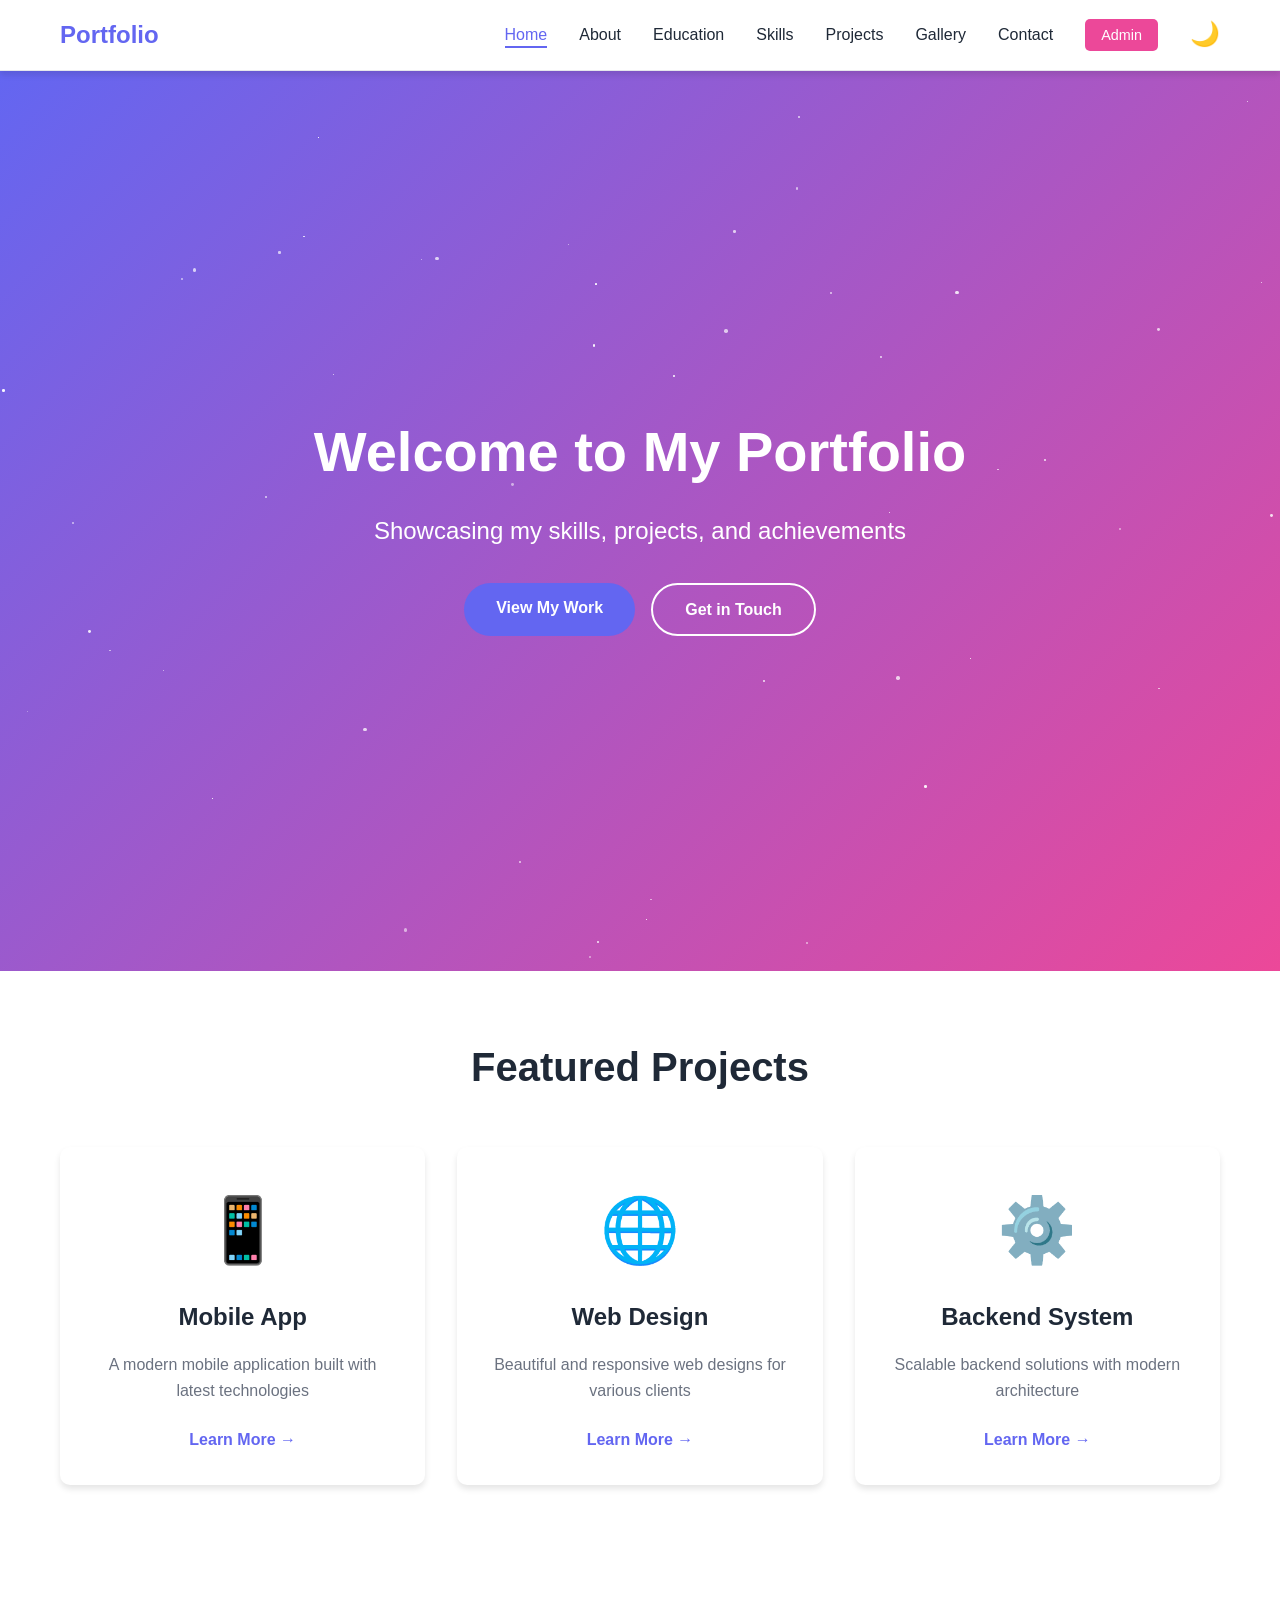
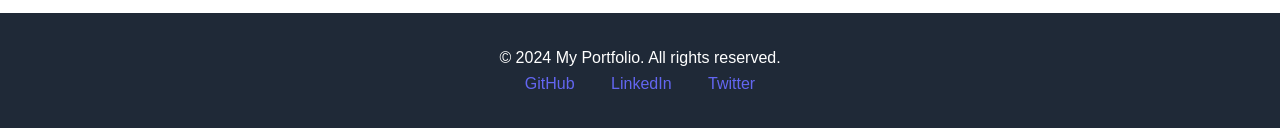
<file: index.html>
<!DOCTYPE html>
<html lang="en">
<head>
    <meta charset="UTF-8">
    <meta name="viewport" content="width=device-width, initial-scale=1.0">
    <title>My Portfolio - Welcome</title>
    <link rel="stylesheet" href="css/style.css">
    <link rel="stylesheet" href="css/animations.css">
    <link rel="stylesheet" href="css/responsive.css">
</head>
<body>
    <nav class="navbar">
        <div class="nav-container">
            <div class="logo">Portfolio</div>
            <ul class="nav-menu">
                <li><a href="index.html" class="active">Home</a></li>
                <li><a href="about.html">About</a></li>
                <li><a href="education.html">Education</a></li>
                <li><a href="skills.html">Skills</a></li>
                <li><a href="projects.html">Projects</a></li>
                <li><a href="gallery.html">Gallery</a></li>
                <li><a href="contact.html">Contact</a></li>
                <li><a href="admin/index.html" class="admin-link">Admin</a></li>
                <li><button id="theme-toggle" class="theme-btn">🌙</button></li>
            </ul>
            <div class="hamburger">
                <span></span>
                <span></span>
                <span></span>
            </div>
        </div>
    </nav>

    <header class="hero">
        <div class="particles" id="particles"></div>
        <div class="hero-content">
            <h1 class="fade-in">Welcome to My Portfolio</h1>
            <p class="fade-in delay-1">Showcasing my skills, projects, and achievements</p>
            <div class="cta-buttons fade-in delay-2">
                <a href="projects.html" class="btn btn-primary">View My Work</a>
                <a href="contact.html" class="btn btn-secondary">Get in Touch</a>
            </div>
        </div>
    </header>

    <section class="featured-projects">
        <div class="container">
            <h2>Featured Projects</h2>
            <div class="projects-grid">
                <div class="project-card">
                    <div class="project-image">📱</div>
                    <h3>Mobile App</h3>
                    <p>A modern mobile application built with latest technologies</p>
                    <a href="projects.html">Learn More →</a>
                </div>
                <div class="project-card">
                    <div class="project-image">🌐</div>
                    <h3>Web Design</h3>
                    <p>Beautiful and responsive web designs for various clients</p>
                    <a href="projects.html">Learn More →</a>
                </div>
                <div class="project-card">
                    <div class="project-image">⚙️</div>
                    <h3>Backend System</h3>
                    <p>Scalable backend solutions with modern architecture</p>
                    <a href="projects.html">Learn More →</a>
                </div>
            </div>
        </div>
    </section>

    <footer class="footer">
        <div class="container">
            <p>&copy; 2024 My Portfolio. All rights reserved.</p>
            <div class="social-links">
                <a href="#">GitHub</a>
                <a href="#">LinkedIn</a>
                <a href="#">Twitter</a>
            </div>
        </div>
    </footer>

    <script src="js/particles.js"></script>
    <script src="js/theme.js"></script>
    <script src="js/main.js"></script>
</body>
</html>
</file>
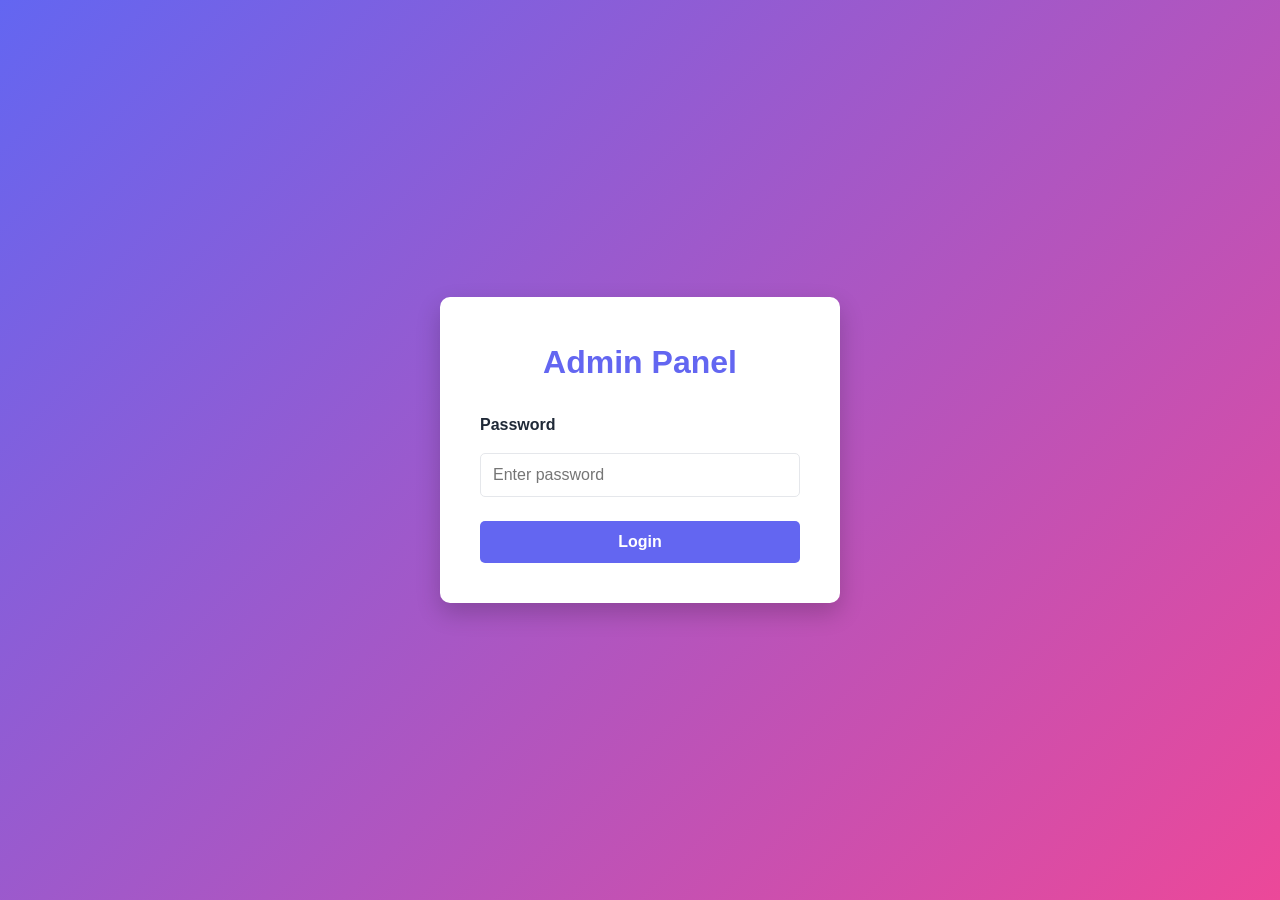
<file: admin/index.html>
<!DOCTYPE html>
<html lang="en">
<head>
    <meta charset="UTF-8">
    <meta name="viewport" content="width=device-width, initial-scale=1.0">
    <title>Admin Login - Portfolio</title>
    <link rel="stylesheet" href="../css/style.css">
    <link rel="stylesheet" href="css/admin.css">
</head>
<body>
    <div class="admin-login-container">
        <div class="login-box">
            <h1>Admin Panel</h1>
            <form id="loginForm">
                <div class="form-group">
                    <label for="password">Password</label>
                    <input type="password" id="password" name="password" placeholder="Enter password" required>
                </div>
                <button type="submit" class="btn btn-primary">Login</button>
            </form>
            <div id="loginError" class="error-message"></div>
        </div>
    </div>

    <!-- Admin Dashboard (Hidden by default) -->
    <div id="adminPanel" class="admin-panel" style="display: none;">
        <nav class="admin-navbar">
            <h2>Admin Dashboard</h2>
            <button id="logoutBtn" class="btn btn-secondary">Logout</button>
        </nav>

        <div class="admin-container">
            <aside class="admin-sidebar">
                <ul class="sidebar-menu">
                    <li><a href="#" class="menu-item active" data-section="dashboard">📊 Dashboard</a></li>
                    <li><a href="#" class="menu-item" data-section="content">📝 Content</a></li>
                    <li><a href="#" class="menu-item" data-section="projects">🔧 Projects</a></li>
                    <li><a href="#" class="menu-item" data-section="gallery">🖼️ Gallery</a></li>
                    <li><a href="#" class="menu-item" data-section="settings">⚙️ Settings</a></li>
                </ul>
            </aside>

            <main class="admin-content">
                <!-- Dashboard Section -->
                <section id="dashboard" class="admin-section active">
                    <h2>Dashboard</h2>
                    <div class="stats-grid">
                        <div class="stat-card">
                            <h3>Total Projects</h3>
                            <p class="stat-number">4</p>
                        </div>
                        <div class="stat-card">
                            <h3>Gallery Images</h3>
                            <p class="stat-number">9</p>
                        </div>
                        <div class="stat-card">
                            <h3>Page Views</h3>
                            <p class="stat-number">1,234</p>
                        </div>
                        <div class="stat-card">
                            <h3>Messages</h3>
                            <p class="stat-number">12</p>
                        </div>
                    </div>
                </section>

                <!-- Content Section -->
                <section id="content" class="admin-section" style="display: none;">
                    <h2>Edit Content</h2>
                    <div class="content-editor">
                        <div class="editor-group">
                            <label>About Section</label>
                            <textarea id="aboutContent" rows="6"></textarea>
                            <button class="btn btn-primary">Save Changes</button>
                        </div>
                    </div>
                </section>

                <!-- Projects Section -->
                <section id="projects" class="admin-section" style="display: none;">
                    <h2>Manage Projects</h2>
                    <div class="projects-manager">
                        <button class="btn btn-primary">+ Add New Project</button>
                        <table class="admin-table">
                            <thead>
                                <tr>
                                    <th>Title</th>
                                    <th>Technologies</th>
                                    <th>Status</th>
                                    <th>Actions</th>
                                </tr>
                            </thead>
                            <tbody>
                                <tr>
                                    <td>E-Commerce Mobile App</td>
                                    <td>React Native, Node.js</td>
                                    <td><span class="status-active">Active</span></td>
                                    <td><button class="btn-small">Edit</button> <button class="btn-small">Delete</button></td>
                                </tr>
                                <tr>
                                    <td>AI Chat Dashboard</td>
                                    <td>React, Firebase</td>
                                    <td><span class="status-active">Active</span></td>
                                    <td><button class="btn-small">Edit</button> <button class="btn-small">Delete</button></td>
                                </tr>
                            </tbody>
                        </table>
                    </div>
                </section>

                <!-- Gallery Section -->
                <section id="gallery" class="admin-section" style="display: none;">
                    <h2>Manage Gallery</h2>
                    <div class="gallery-manager">
                        <button class="btn btn-primary">+ Upload Image</button>
                        <div class="gallery-preview">
                            <div class="gallery-thumb">🌐 Web Design 1</div>
                            <div class="gallery-thumb">📱 Mobile App 1</div>
                            <div class="gallery-thumb">🎨 UI Design 1</div>
                        </div>
                    </div>
                </section>

                <!-- Settings Section -->
                <section id="settings" class="admin-section" style="display: none;">
                    <h2>Settings</h2>
                    <div class="settings-form">
                        <div class="form-group">
                            <label>Site Title</label>
                            <input type="text" value="My Portfolio">
                        </div>
                        <div class="form-group">
                            <label>Site Description</label>
                            <textarea rows="3"></textarea>
                        </div>
                        <div class="form-group">
                            <label>Change Password</label>
                            <input type="password" placeholder="New password">
                            <input type="password" placeholder="Confirm password">
                            <button class="btn btn-primary">Update Password</button>
                        </div>
                    </div>
                </section>
            </main>
        </div>
    </div>

    <script src="js/admin.js"></script>
</body>
</html>
</file>
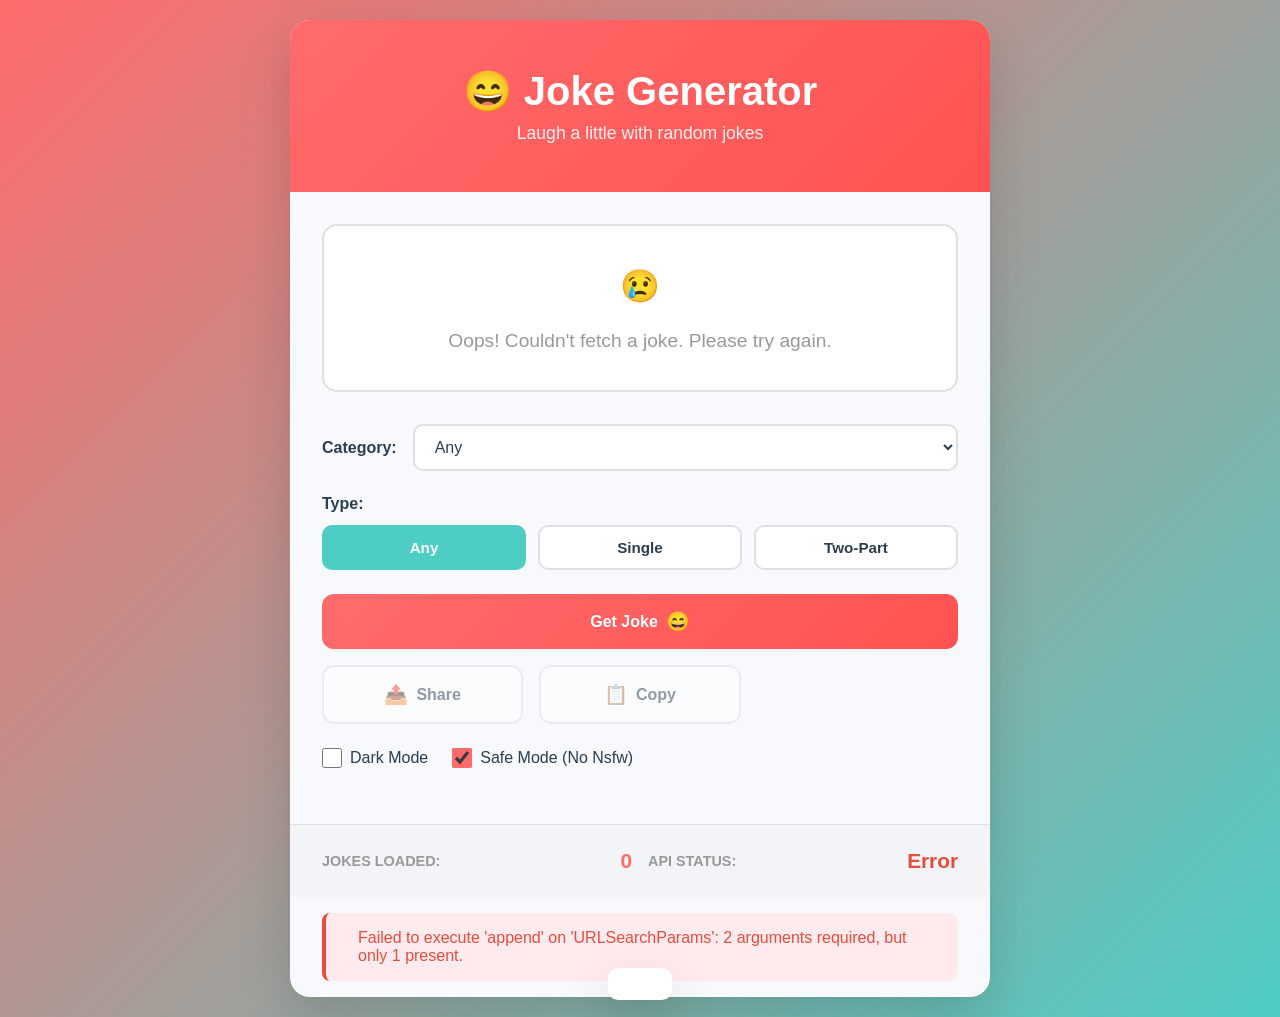
<file: joke-generator/index.html>
<!DOCTYPE html>
<html lang="en">
<head>
    <meta charset="UTF-8">
    <meta name="viewport" content="width=device-width, initial-scale=1.0">
    <title>Random Joke Generator</title>
    <link rel="stylesheet" href="css/style.css">
</head>
<body>
    <div class="container">
        <div class="joke-app">
            <!-- Header -->
            <header class="header">
                <div class="header-content">
                    <h1>😄 Joke Generator</h1>
                    <p class="subtitle">Laugh a little with random jokes</p>
                </div>
            </header>

            <!-- Main Content -->
            <main class="main-content">
                <!-- Joke Display -->
                <div class="joke-container">
                    <div class="joke-display" id="jokeDisplay">
                        <div class="skeleton-loader">
                            <div class="skeleton-line"></div>
                            <div class="skeleton-line short"></div>
                        </div>
                    </div>
                </div>

                <!-- Category Filter -->
                <div class="category-section">
                    <label for="categorySelect">Category:</label>
                    <select id="categorySelect" class="category-select">
                        <option value="any">Any</option>
                        <option value="general">General</option>
                        <option value="programming">Programming</option>
                        <option value="knock-knock">Knock Knock</option>
                    </select>
                </div>

                <!-- Type Filter -->
                <div class="type-section">
                    <label>Type:</label>
                    <div class="type-buttons">
                        <button class="type-btn active" data-type="any">Any</button>
                        <button class="type-btn" data-type="single">Single</button>
                        <button class="type-btn" data-type="twopart">Two-Part</button>
                    </div>
                </div>

                <!-- Action Buttons -->
                <div class="button-group">
                    <button id="getJokeBtn" class="btn btn-primary">
                        <span class="btn-text">Get Joke</span>
                        <span class="btn-icon">😄</span>
                    </button>
                    <button id="shareBtn" class="btn btn-secondary" disabled>
                        <span class="btn-icon">📤</span>
                        <span class="btn-text">Share</span>
                    </button>
                    <button id="copyBtn" class="btn btn-secondary" disabled>
                        <span class="btn-icon">📋</span>
                        <span class="btn-text">Copy</span>
                    </button>
                </div>

                <!-- Additional Options -->
                <div class="options">
                    <label class="checkbox-label">
                        <input type="checkbox" id="darkModeToggle">
                        <span>Dark Mode</span>
                    </label>
                    <label class="checkbox-label">
                        <input type="checkbox" id="safeCheckbox" checked>
                        <span>Safe Mode (No Nsfw)</span>
                    </label>
                </div>
            </main>

            <!-- Stats Section -->
            <div class="stats">
                <div class="stat-item">
                    <span class="stat-label">Jokes Loaded:</span>
                    <span class="stat-value" id="jokeCount">0</span>
                </div>
                <div class="stat-item">
                    <span class="stat-label">API Status:</span>
                    <span class="stat-value" id="apiStatus">Ready</span>
                </div>
            </div>

            <!-- Error Message -->
            <div class="error-message" id="errorMessage"></div>

            <!-- Loading Indicator -->
            <div class="loading-indicator" id="loadingIndicator">
                <div class="spinner"></div>
                <p>Loading joke...</p>
            </div>
        </div>
    </div>

    <!-- Toast Notification -->
    <div class="toast" id="toast"></div>

    <script src="js/app.js"></script>
</body>
</html>
</file>
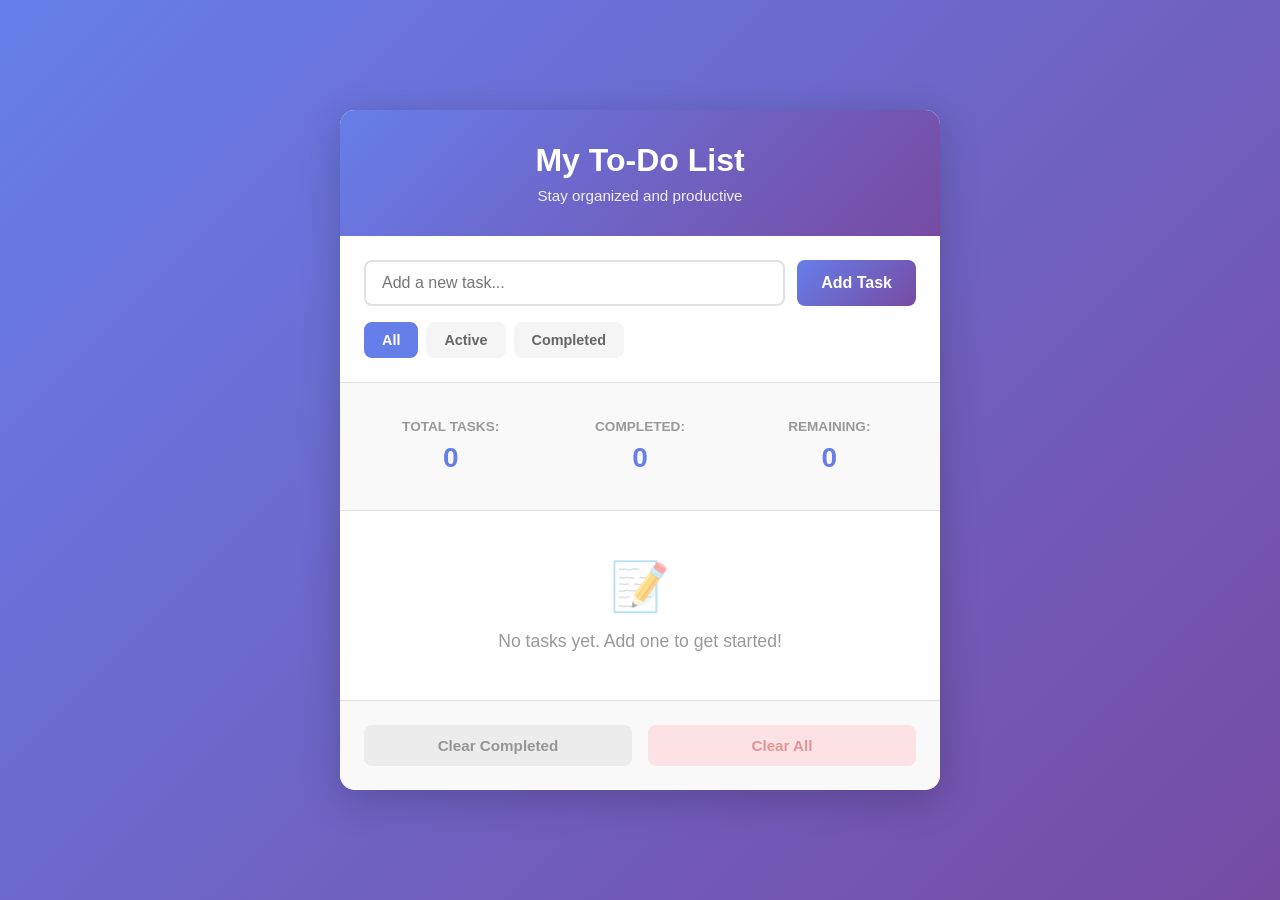
<file: todo/index.html>
<!DOCTYPE html>
<html lang="en">
<head>
    <meta charset="UTF-8">
    <meta name="viewport" content="width=device-width, initial-scale=1.0">
    <title>To-Do List App</title>
    <link rel="stylesheet" href="css/style.css">
</head>
<body>
    <div class="container">
        <div class="todo-app">
            <!-- Header -->
            <header class="header">
                <h1>My To-Do List</h1>
                <p class="subtitle">Stay organized and productive</p>
            </header>

            <!-- Input Section -->
            <div class="input-section">
                <div class="input-wrapper">
                    <input 
                        type="text" 
                        id="todoInput" 
                        class="todo-input" 
                        placeholder="Add a new task..."
                        autocomplete="off"
                    >
                    <button id="addBtn" class="add-btn">Add Task</button>
                </div>
                <div class="filter-buttons">
                    <button class="filter-btn active" data-filter="all">All</button>
                    <button class="filter-btn" data-filter="active">Active</button>
                    <button class="filter-btn" data-filter="completed">Completed</button>
                </div>
            </div>

            <!-- Stats Section -->
            <div class="stats-section">
                <div class="stat">
                    <span class="stat-label">Total Tasks:</span>
                    <span class="stat-value" id="totalCount">0</span>
                </div>
                <div class="stat">
                    <span class="stat-label">Completed:</span>
                    <span class="stat-value" id="completedCount">0</span>
                </div>
                <div class="stat">
                    <span class="stat-label">Remaining:</span>
                    <span class="stat-value" id="remainingCount">0</span>
                </div>
            </div>

            <!-- Todo List -->
            <div class="todo-list" id="todoList">
                <!-- Tasks will be added here -->
            </div>

            <!-- Empty State -->
            <div class="empty-state" id="emptyState">
                <div class="empty-icon">📝</div>
                <p>No tasks yet. Add one to get started!</p>
            </div>

            <!-- Action Buttons -->
            <div class="action-buttons">
                <button id="clearCompletedBtn" class="btn btn-secondary">Clear Completed</button>
                <button id="clearAllBtn" class="btn btn-danger">Clear All</button>
            </div>
        </div>
    </div>

    <!-- Modal for confirmation -->
    <div id="confirmModal" class="modal">
        <div class="modal-content">
            <h2>Confirm Action</h2>
            <p id="confirmMessage">Are you sure?</p>
            <div class="modal-buttons">
                <button id="confirmBtn" class="btn btn-danger">Confirm</button>
                <button id="cancelBtn" class="btn btn-secondary">Cancel</button>
            </div>
        </div>
    </div>

    <script src="js/app.js"></script>
</body>
</html>
</file>
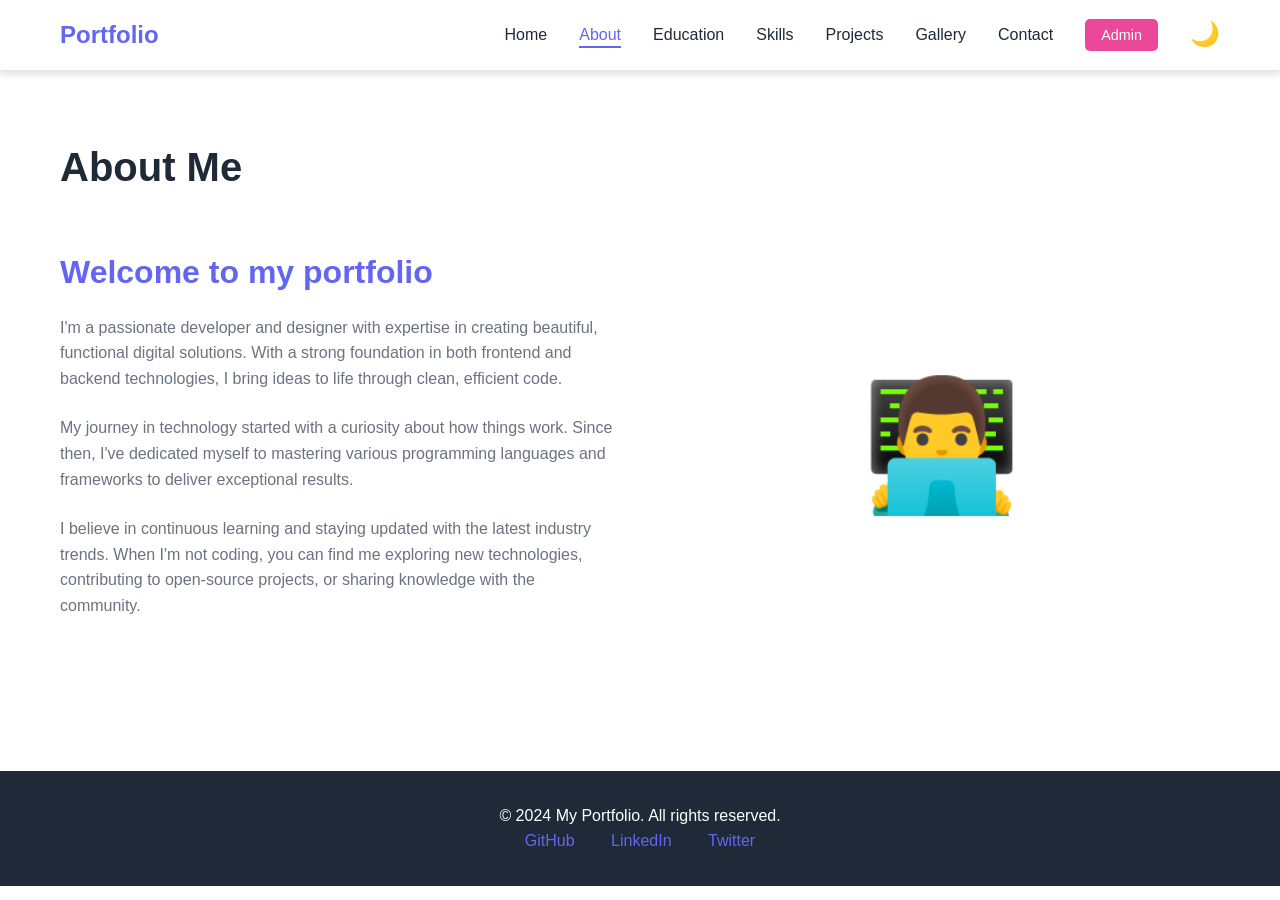
<file: about.html>
<!DOCTYPE html>
<html lang="en">
<head>
    <meta charset="UTF-8">
    <meta name="viewport" content="width=device-width, initial-scale=1.0">
    <title>About Me - Portfolio</title>
    <link rel="stylesheet" href="css/style.css">
    <link rel="stylesheet" href="css/animations.css">
    <link rel="stylesheet" href="css/responsive.css">
</head>
<body>
    <nav class="navbar">
        <div class="nav-container">
            <div class="logo">Portfolio</div>
            <ul class="nav-menu">
                <li><a href="index.html">Home</a></li>
                <li><a href="about.html" class="active">About</a></li>
                <li><a href="education.html">Education</a></li>
                <li><a href="skills.html">Skills</a></li>
                <li><a href="projects.html">Projects</a></li>
                <li><a href="gallery.html">Gallery</a></li>
                <li><a href="contact.html">Contact</a></li>
                <li><a href="admin/index.html" class="admin-link">Admin</a></li>
                <li><button id="theme-toggle" class="theme-btn">🌙</button></li>
            </ul>
            <div class="hamburger">
                <span></span>
                <span></span>
                <span></span>
            </div>
        </div>
    </nav>

    <div class="container">
        <section class="about-section">
            <h1>About Me</h1>
            <div class="about-content">
                <div class="about-text">
                    <h2>Welcome to my portfolio</h2>
                    <p>I'm a passionate developer and designer with expertise in creating beautiful, functional digital solutions. With a strong foundation in both frontend and backend technologies, I bring ideas to life through clean, efficient code.</p>
                    <p>My journey in technology started with a curiosity about how things work. Since then, I've dedicated myself to mastering various programming languages and frameworks to deliver exceptional results.</p>
                    <p>I believe in continuous learning and staying updated with the latest industry trends. When I'm not coding, you can find me exploring new technologies, contributing to open-source projects, or sharing knowledge with the community.</p>
                </div>
                <div class="about-image">
                    <div class="image-placeholder">👨‍💻</div>
                </div>
            </div>
        </section>
    </div>

    <footer class="footer">
        <div class="container">
            <p>&copy; 2024 My Portfolio. All rights reserved.</p>
            <div class="social-links">
                <a href="#">GitHub</a>
                <a href="#">LinkedIn</a>
                <a href="#">Twitter</a>
            </div>
        </div>
    </footer>

    <script src="js/theme.js"></script>
    <script src="js/main.js"></script>
</body>
</html>
</file>
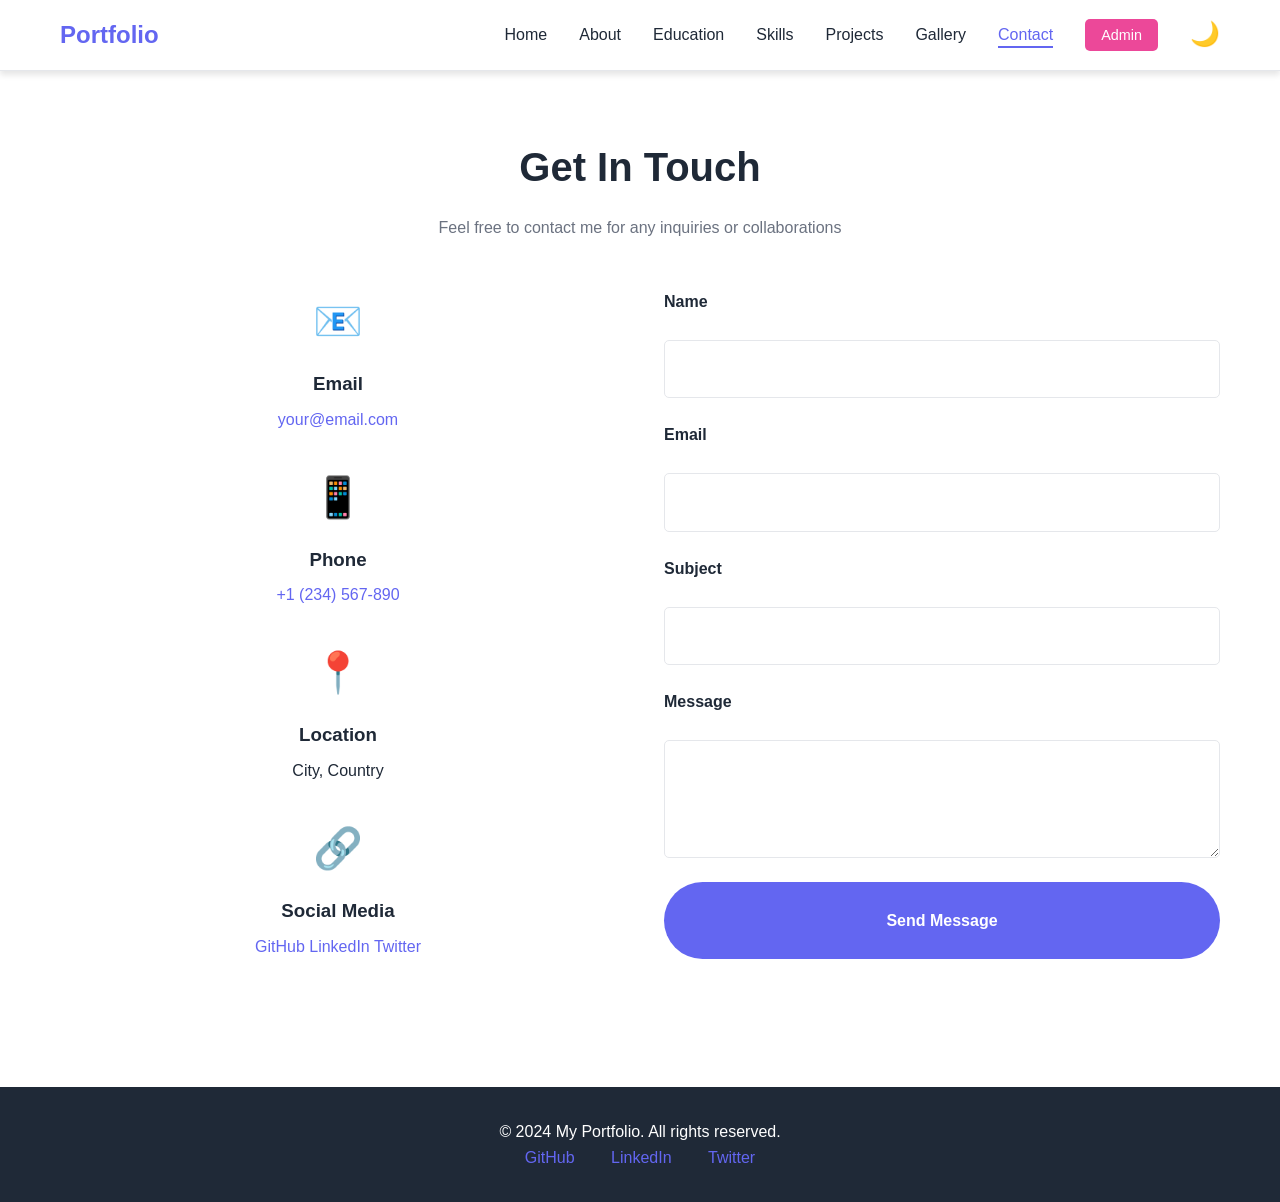
<file: contact.html>
<!DOCTYPE html>
<html lang="en">
<head>
    <meta charset="UTF-8">
    <meta name="viewport" content="width=device-width, initial-scale=1.0">
    <title>Contact - Portfolio</title>
    <link rel="stylesheet" href="css/style.css">
    <link rel="stylesheet" href="css/animations.css">
    <link rel="stylesheet" href="css/responsive.css">
</head>
<body>
    <nav class="navbar">
        <div class="nav-container">
            <div class="logo">Portfolio</div>
            <ul class="nav-menu">
                <li><a href="index.html">Home</a></li>
                <li><a href="about.html">About</a></li>
                <li><a href="education.html">Education</a></li>
                <li><a href="skills.html">Skills</a></li>
                <li><a href="projects.html">Projects</a></li>
                <li><a href="gallery.html">Gallery</a></li>
                <li><a href="contact.html" class="active">Contact</a></li>
                <li><a href="admin/index.html" class="admin-link">Admin</a></li>
                <li><button id="theme-toggle" class="theme-btn">🌙</button></li>
            </ul>
            <div class="hamburger">
                <span></span>
                <span></span>
                <span></span>
            </div>
        </div>
    </nav>

    <div class="container">
        <section class="contact-section">
            <h1>Get In Touch</h1>
            <p class="section-subtitle">Feel free to contact me for any inquiries or collaborations</p>

            <div class="contact-container">
                <div class="contact-info">
                    <div class="info-item">
                        <div class="info-icon">📧</div>
                        <h3>Email</h3>
                        <p><a href="mailto:your@email.com">your@email.com</a></p>
                    </div>
                    <div class="info-item">
                        <div class="info-icon">📱</div>
                        <h3>Phone</h3>
                        <p><a href="tel:+1234567890">+1 (234) 567-890</a></p>
                    </div>
                    <div class="info-item">
                        <div class="info-icon">📍</div>
                        <h3>Location</h3>
                        <p>City, Country</p>
                    </div>
                    <div class="info-item">
                        <div class="info-icon">🔗</div>
                        <h3>Social Media</h3>
                        <div class="social-links">
                            <a href="#">GitHub</a>
                            <a href="#">LinkedIn</a>
                            <a href="#">Twitter</a>
                        </div>
                    </div>
                </div>

                <form class="contact-form" id="contactForm">
                    <div class="form-group">
                        <label for="name">Name</label>
                        <input type="text" id="name" name="name" required>
                    </div>
                    <div class="form-group">
                        <label for="email">Email</label>
                        <input type="email" id="email" name="email" required>
                    </div>
                    <div class="form-group">
                        <label for="subject">Subject</label>
                        <input type="text" id="subject" name="subject" required>
                    </div>
                    <div class="form-group">
                        <label for="message">Message</label>
                        <textarea id="message" name="message" rows="5" required></textarea>
                    </div>
                    <button type="submit" class="btn btn-primary">Send Message</button>
                </form>
            </div>
        </section>
    </div>

    <footer class="footer">
        <div class="container">
            <p>&copy; 2024 My Portfolio. All rights reserved.</p>
            <div class="social-links">
                <a href="#">GitHub</a>
                <a href="#">LinkedIn</a>
                <a href="#">Twitter</a>
            </div>
        </div>
    </footer>

    <script src="js/theme.js"></script>
    <script src="js/main.js"></script>
</body>
</html>
</file>
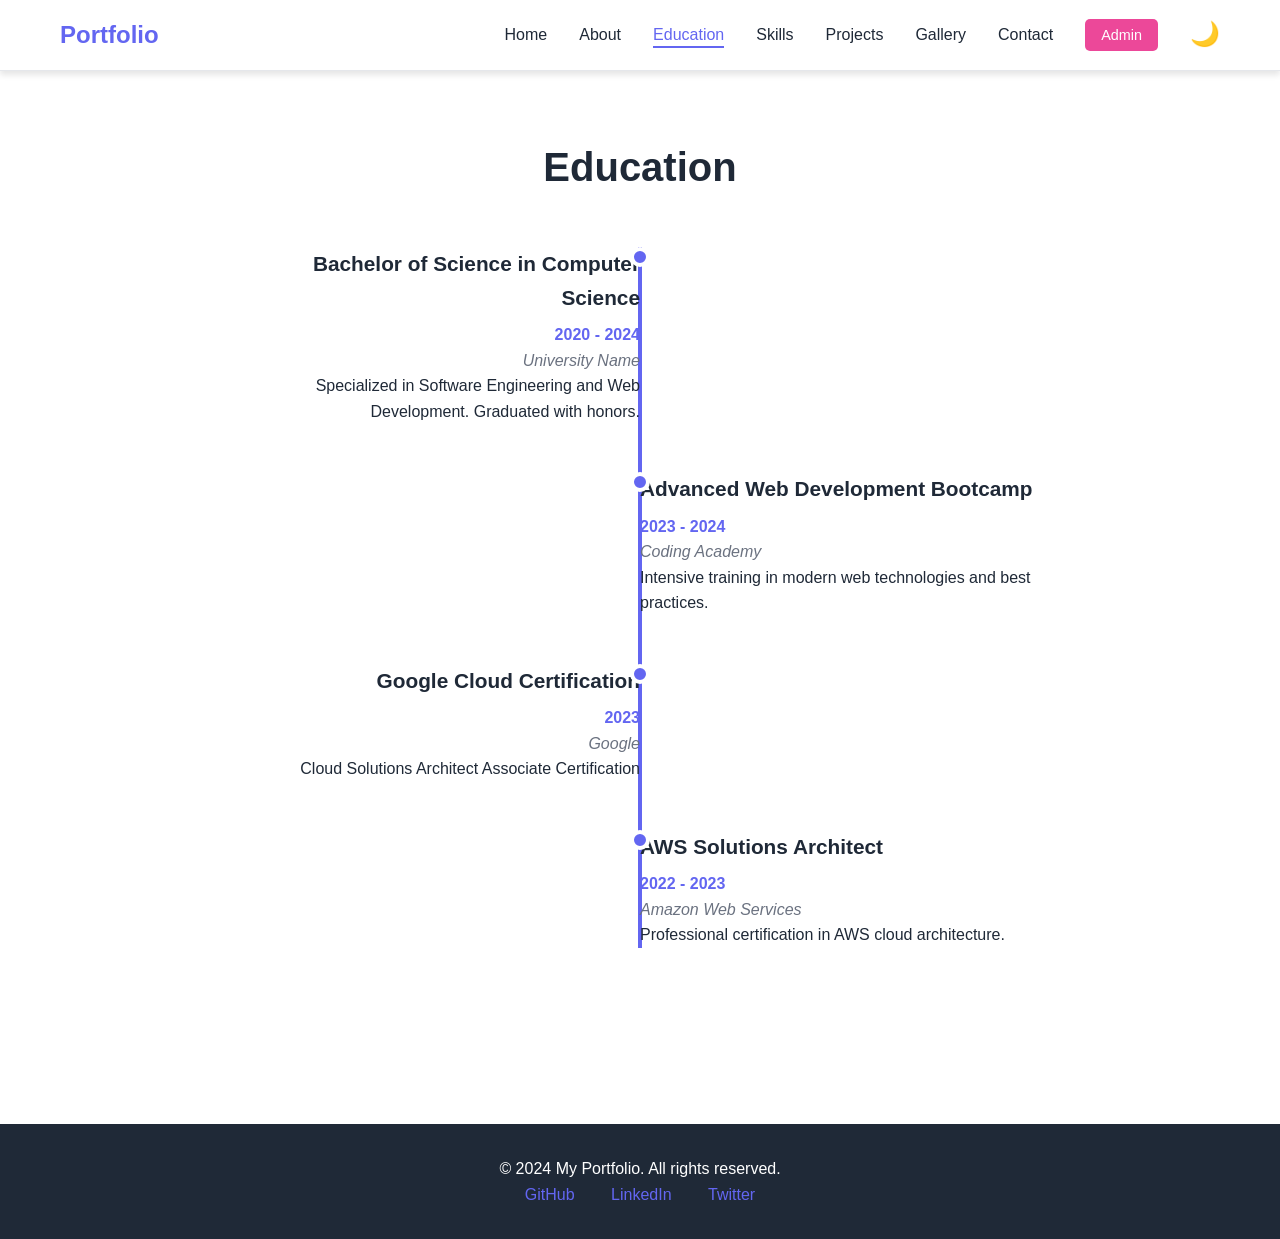
<file: education.html>
<!DOCTYPE html>
<html lang="en">
<head>
    <meta charset="UTF-8">
    <meta name="viewport" content="width=device-width, initial-scale=1.0">
    <title>Education - Portfolio</title>
    <link rel="stylesheet" href="css/style.css">
    <link rel="stylesheet" href="css/animations.css">
    <link rel="stylesheet" href="css/responsive.css">
</head>
<body>
    <nav class="navbar">
        <div class="nav-container">
            <div class="logo">Portfolio</div>
            <ul class="nav-menu">
                <li><a href="index.html">Home</a></li>
                <li><a href="about.html">About</a></li>
                <li><a href="education.html" class="active">Education</a></li>
                <li><a href="skills.html">Skills</a></li>
                <li><a href="projects.html">Projects</a></li>
                <li><a href="gallery.html">Gallery</a></li>
                <li><a href="contact.html">Contact</a></li>
                <li><a href="admin/index.html" class="admin-link">Admin</a></li>
                <li><button id="theme-toggle" class="theme-btn">🌙</button></li>
            </ul>
            <div class="hamburger">
                <span></span>
                <span></span>
                <span></span>
            </div>
        </div>
    </nav>

    <div class="container">
        <section class="education-section">
            <h1>Education</h1>
            <div class="timeline" id="timeline">
                <div class="timeline-item">
                    <div class="timeline-marker"></div>
                    <div class="timeline-content">
                        <h3>Bachelor of Science in Computer Science</h3>
                        <p class="date">2020 - 2024</p>
                        <p class="institution">University Name</p>
                        <p>Specialized in Software Engineering and Web Development. Graduated with honors.</p>
                    </div>
                </div>

                <div class="timeline-item">
                    <div class="timeline-marker"></div>
                    <div class="timeline-content">
                        <h3>Advanced Web Development Bootcamp</h3>
                        <p class="date">2023 - 2024</p>
                        <p class="institution">Coding Academy</p>
                        <p>Intensive training in modern web technologies and best practices.</p>
                    </div>
                </div>

                <div class="timeline-item">
                    <div class="timeline-marker"></div>
                    <div class="timeline-content">
                        <h3>Google Cloud Certification</h3>
                        <p class="date">2023</p>
                        <p class="institution">Google</p>
                        <p>Cloud Solutions Architect Associate Certification</p>
                    </div>
                </div>

                <div class="timeline-item">
                    <div class="timeline-marker"></div>
                    <div class="timeline-content">
                        <h3>AWS Solutions Architect</h3>
                        <p class="date">2022 - 2023</p>
                        <p class="institution">Amazon Web Services</p>
                        <p>Professional certification in AWS cloud architecture.</p>
                    </div>
                </div>
            </div>
        </section>
    </div>

    <footer class="footer">
        <div class="container">
            <p>&copy; 2024 My Portfolio. All rights reserved.</p>
            <div class="social-links">
                <a href="#">GitHub</a>
                <a href="#">LinkedIn</a>
                <a href="#">Twitter</a>
            </div>
        </div>
    </footer>

    <script src="js/theme.js"></script>
    <script src="js/timeline.js"></script>
    <script src="js/main.js"></script>
</body>
</html>
</file>
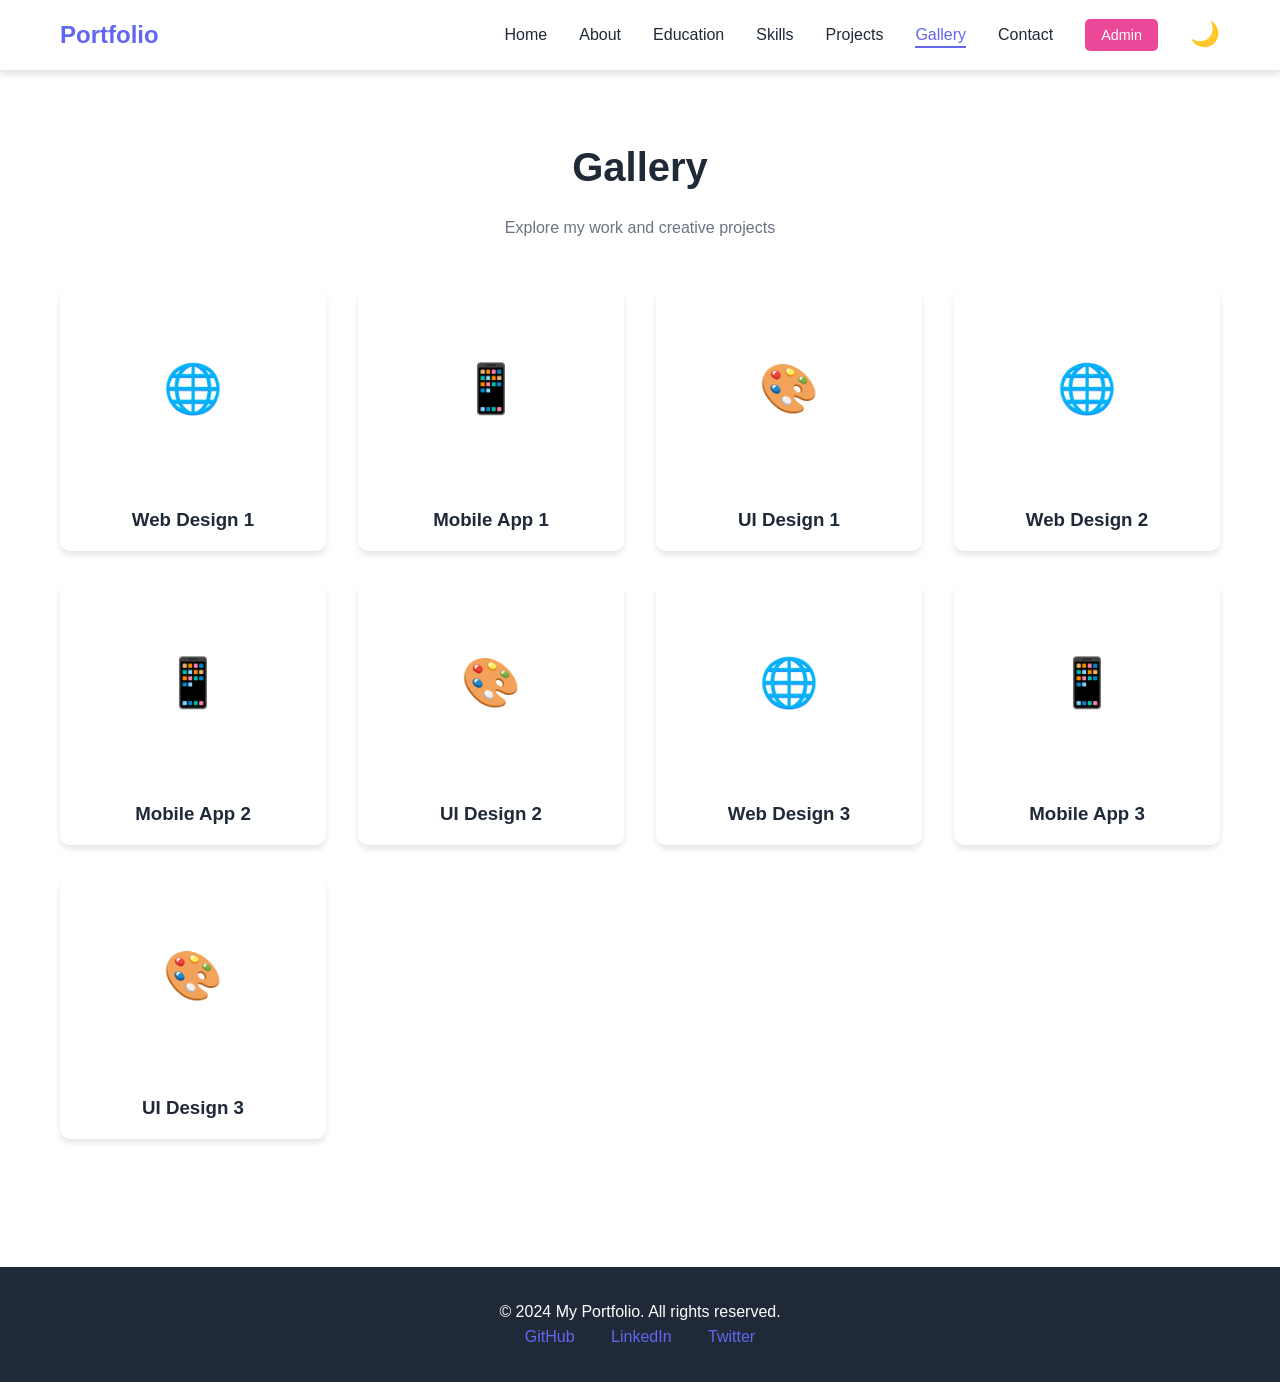
<file: gallery.html>
<!DOCTYPE html>
<html lang="en">
<head>
    <meta charset="UTF-8">
    <meta name="viewport" content="width=device-width, initial-scale=1.0">
    <title>Gallery - Portfolio</title>
    <link rel="stylesheet" href="css/style.css">
    <link rel="stylesheet" href="css/animations.css">
    <link rel="stylesheet" href="css/responsive.css">
</head>
<body>
    <nav class="navbar">
        <div class="nav-container">
            <div class="logo">Portfolio</div>
            <ul class="nav-menu">
                <li><a href="index.html">Home</a></li>
                <li><a href="about.html">About</a></li>
                <li><a href="education.html">Education</a></li>
                <li><a href="skills.html">Skills</a></li>
                <li><a href="projects.html">Projects</a></li>
                <li><a href="gallery.html" class="active">Gallery</a></li>
                <li><a href="contact.html">Contact</a></li>
                <li><a href="admin/index.html" class="admin-link">Admin</a></li>
                <li><button id="theme-toggle" class="theme-btn">🌙</button></li>
            </ul>
            <div class="hamburger">
                <span></span>
                <span></span>
                <span></span>
            </div>
        </div>
    </nav>

    <div class="container">
        <section class="gallery-section">
            <h1>Gallery</h1>
            <p class="section-subtitle">Explore my work and creative projects</p>
            
            <div class="gallery-grid" id="gallery">
                <div class="gallery-item" data-category="web">
                    <div class="gallery-image">🌐</div>
                    <h3>Web Design 1</h3>
                </div>
                <div class="gallery-item" data-category="app">
                    <div class="gallery-image">📱</div>
                    <h3>Mobile App 1</h3>
                </div>
                <div class="gallery-item" data-category="design">
                    <div class="gallery-image">🎨</div>
                    <h3>UI Design 1</h3>
                </div>
                <div class="gallery-item" data-category="web">
                    <div class="gallery-image">🌐</div>
                    <h3>Web Design 2</h3>
                </div>
                <div class="gallery-item" data-category="app">
                    <div class="gallery-image">📱</div>
                    <h3>Mobile App 2</h3>
                </div>
                <div class="gallery-item" data-category="design">
                    <div class="gallery-image">🎨</div>
                    <h3>UI Design 2</h3>
                </div>
                <div class="gallery-item" data-category="web">
                    <div class="gallery-image">🌐</div>
                    <h3>Web Design 3</h3>
                </div>
                <div class="gallery-item" data-category="app">
                    <div class="gallery-image">📱</div>
                    <h3>Mobile App 3</h3>
                </div>
                <div class="gallery-item" data-category="design">
                    <div class="gallery-image">🎨</div>
                    <h3>UI Design 3</h3>
                </div>
            </div>
        </section>
    </div>

    <!-- Lightbox Modal -->
    <div id="lightbox" class="lightbox">
        <span class="close">&times;</span>
        <img class="lightbox-content" id="lightbox-img">
        <div id="caption"></div>
    </div>

    <footer class="footer">
        <div class="container">
            <p>&copy; 2024 My Portfolio. All rights reserved.</p>
            <div class="social-links">
                <a href="#">GitHub</a>
                <a href="#">LinkedIn</a>
                <a href="#">Twitter</a>
            </div>
        </div>
    </footer>

    <script src="js/theme.js"></script>
    <script src="js/gallery.js"></script>
    <script src="js/main.js"></script>
</body>
</html>
</file>
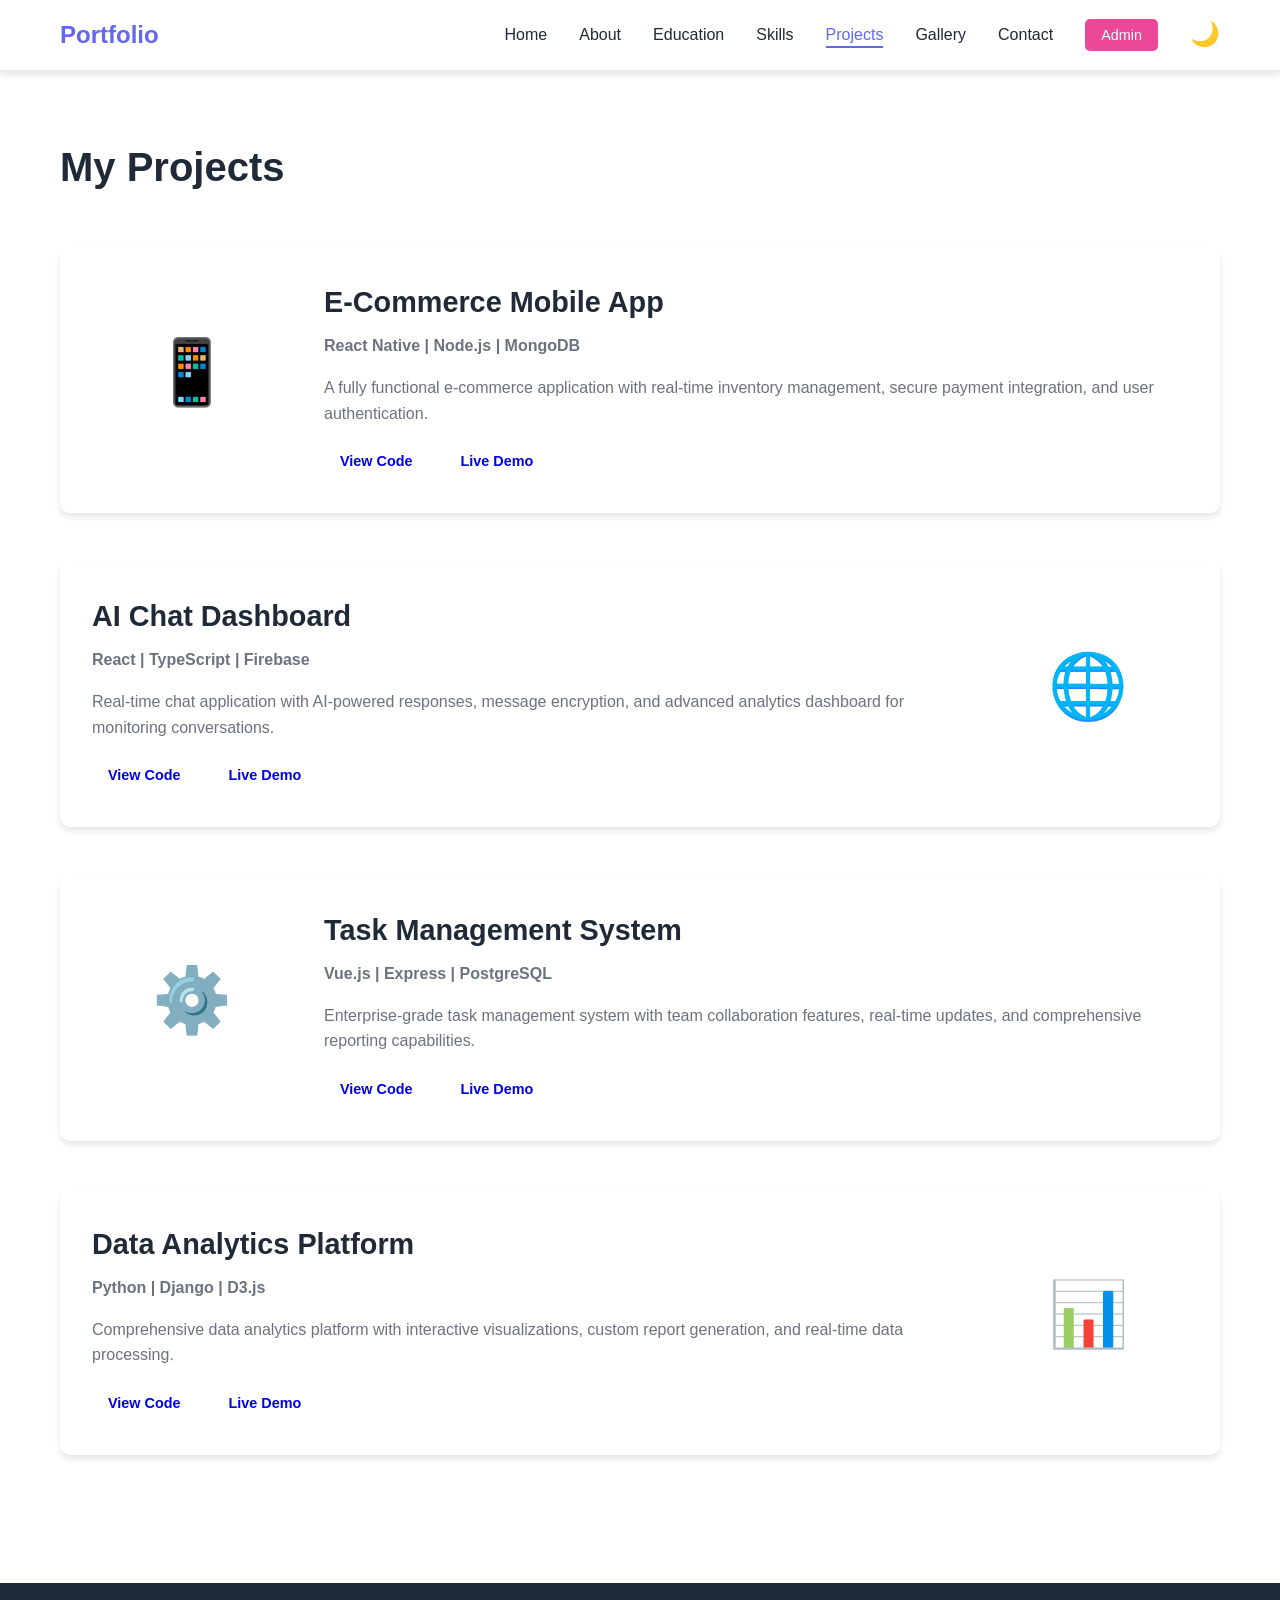
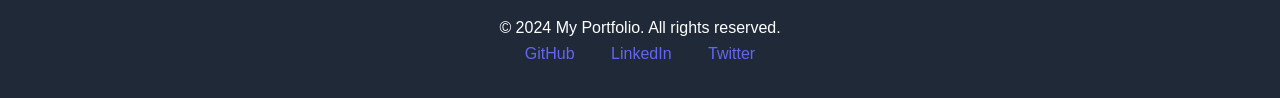
<file: projects.html>
<!DOCTYPE html>
<html lang="en">
<head>
    <meta charset="UTF-8">
    <meta name="viewport" content="width=device-width, initial-scale=1.0">
    <title>Projects - Portfolio</title>
    <link rel="stylesheet" href="css/style.css">
    <link rel="stylesheet" href="css/animations.css">
    <link rel="stylesheet" href="css/responsive.css">
</head>
<body>
    <nav class="navbar">
        <div class="nav-container">
            <div class="logo">Portfolio</div>
            <ul class="nav-menu">
                <li><a href="index.html">Home</a></li>
                <li><a href="about.html">About</a></li>
                <li><a href="education.html">Education</a></li>
                <li><a href="skills.html">Skills</a></li>
                <li><a href="projects.html" class="active">Projects</a></li>
                <li><a href="gallery.html">Gallery</a></li>
                <li><a href="contact.html">Contact</a></li>
                <li><a href="admin/index.html" class="admin-link">Admin</a></li>
                <li><button id="theme-toggle" class="theme-btn">🌙</button></li>
            </ul>
            <div class="hamburger">
                <span></span>
                <span></span>
                <span></span>
            </div>
        </div>
    </nav>

    <div class="container">
        <section class="projects-section">
            <h1>My Projects</h1>
            
            <div class="projects-list">
                <div class="project-item">
                    <div class="project-image">📱</div>
                    <div class="project-details">
                        <h2>E-Commerce Mobile App</h2>
                        <p class="tech-stack">React Native | Node.js | MongoDB</p>
                        <p>A fully functional e-commerce application with real-time inventory management, secure payment integration, and user authentication.</p>
                        <div class="project-links">
                            <a href="#" class="btn btn-small">View Code</a>
                            <a href="#" class="btn btn-small">Live Demo</a>
                        </div>
                    </div>
                </div>

                <div class="project-item">
                    <div class="project-image">🌐</div>
                    <div class="project-details">
                        <h2>AI Chat Dashboard</h2>
                        <p class="tech-stack">React | TypeScript | Firebase</p>
                        <p>Real-time chat application with AI-powered responses, message encryption, and advanced analytics dashboard for monitoring conversations.</p>
                        <div class="project-links">
                            <a href="#" class="btn btn-small">View Code</a>
                            <a href="#" class="btn btn-small">Live Demo</a>
                        </div>
                    </div>
                </div>

                <div class="project-item">
                    <div class="project-image">⚙️</div>
                    <div class="project-details">
                        <h2>Task Management System</h2>
                        <p class="tech-stack">Vue.js | Express | PostgreSQL</p>
                        <p>Enterprise-grade task management system with team collaboration features, real-time updates, and comprehensive reporting capabilities.</p>
                        <div class="project-links">
                            <a href="#" class="btn btn-small">View Code</a>
                            <a href="#" class="btn btn-small">Live Demo</a>
                        </div>
                    </div>
                </div>

                <div class="project-item">
                    <div class="project-image">📊</div>
                    <div class="project-details">
                        <h2>Data Analytics Platform</h2>
                        <p class="tech-stack">Python | Django | D3.js</p>
                        <p>Comprehensive data analytics platform with interactive visualizations, custom report generation, and real-time data processing.</p>
                        <div class="project-links">
                            <a href="#" class="btn btn-small">View Code</a>
                            <a href="#" class="btn btn-small">Live Demo</a>
                        </div>
                    </div>
                </div>
            </div>
        </section>
    </div>

    <footer class="footer">
        <div class="container">
            <p>&copy; 2024 My Portfolio. All rights reserved.</p>
            <div class="social-links">
                <a href="#">GitHub</a>
                <a href="#">LinkedIn</a>
                <a href="#">Twitter</a>
            </div>
        </div>
    </footer>

    <script src="js/theme.js"></script>
    <script src="js/main.js"></script>
</body>
</html>
</file>
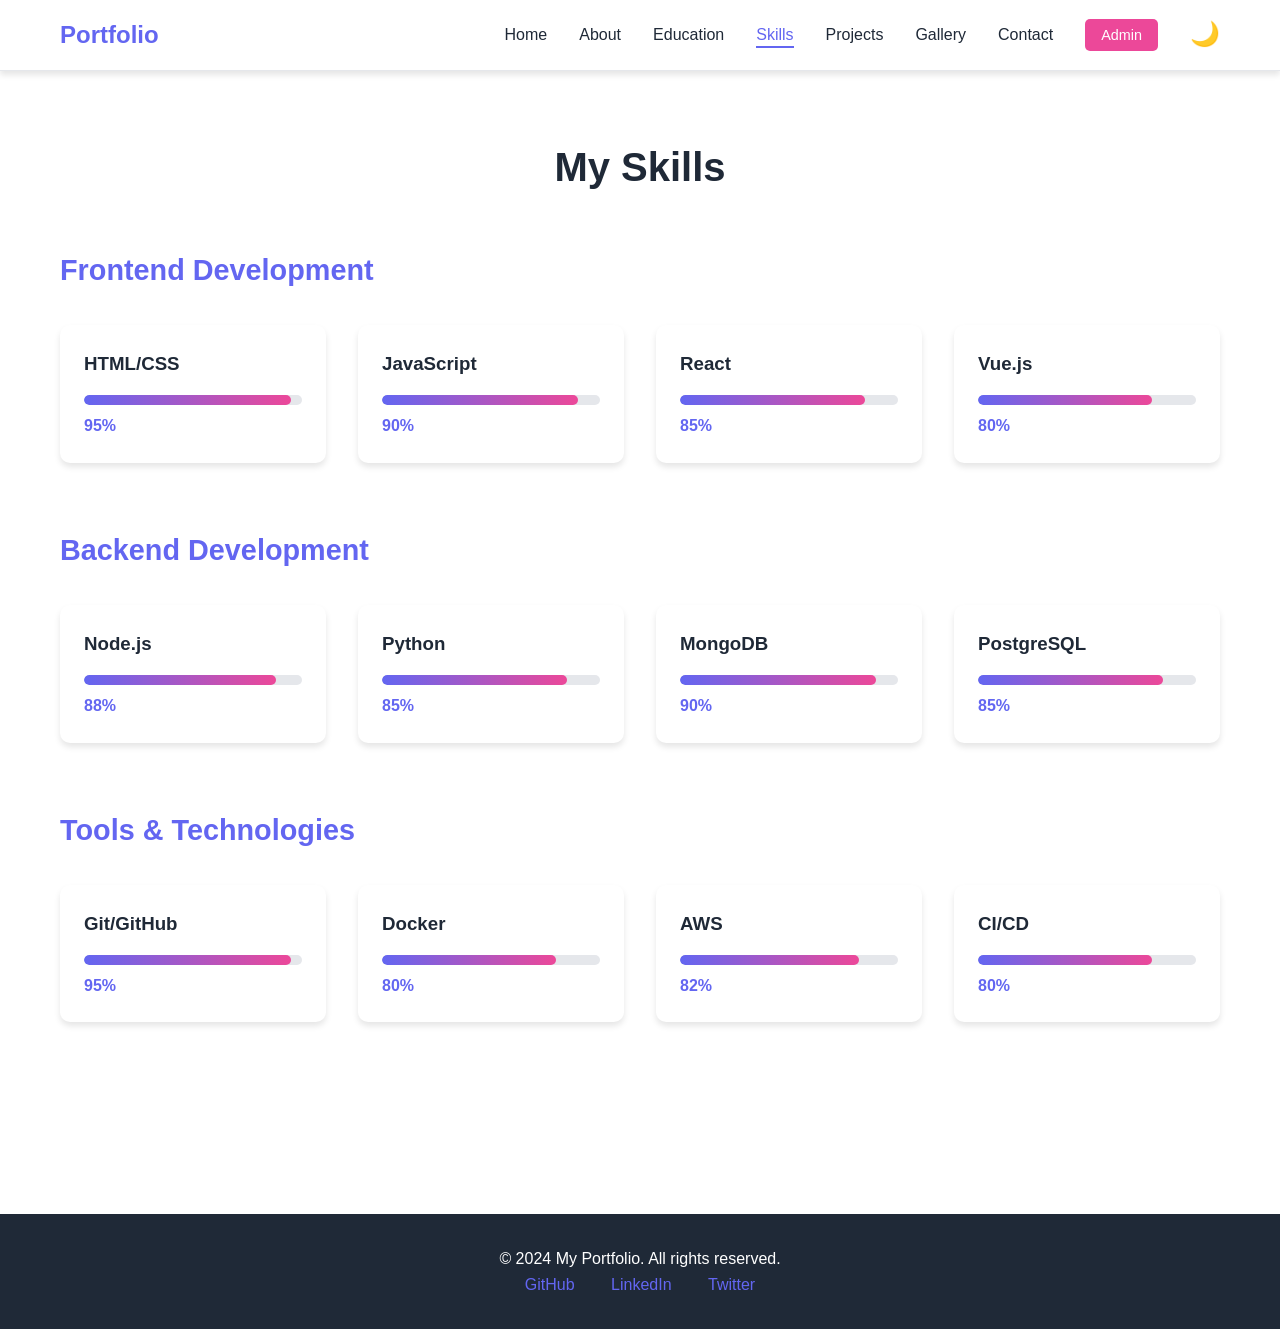
<file: skills.html>
<!DOCTYPE html>
<html lang="en">
<head>
    <meta charset="UTF-8">
    <meta name="viewport" content="width=device-width, initial-scale=1.0">
    <title>Skills - Portfolio</title>
    <link rel="stylesheet" href="css/style.css">
    <link rel="stylesheet" href="css/animations.css">
    <link rel="stylesheet" href="css/responsive.css">
</head>
<body>
    <nav class="navbar">
        <div class="nav-container">
            <div class="logo">Portfolio</div>
            <ul class="nav-menu">
                <li><a href="index.html">Home</a></li>
                <li><a href="about.html">About</a></li>
                <li><a href="education.html">Education</a></li>
                <li><a href="skills.html" class="active">Skills</a></li>
                <li><a href="projects.html">Projects</a></li>
                <li><a href="gallery.html">Gallery</a></li>
                <li><a href="contact.html">Contact</a></li>
                <li><a href="admin/index.html" class="admin-link">Admin</a></li>
                <li><button id="theme-toggle" class="theme-btn">🌙</button></li>
            </ul>
            <div class="hamburger">
                <span></span>
                <span></span>
                <span></span>
            </div>
        </div>
    </nav>

    <div class="container">
        <section class="skills-section">
            <h1>My Skills</h1>
            
            <div class="skills-category">
                <h2>Frontend Development</h2>
                <div class="skills-grid">
                    <div class="skill-card">
                        <h3>HTML/CSS</h3>
                        <div class="progress-bar">
                            <div class="progress" style="width: 95%"></div>
                        </div>
                        <p>95%</p>
                    </div>
                    <div class="skill-card">
                        <h3>JavaScript</h3>
                        <div class="progress-bar">
                            <div class="progress" style="width: 90%"></div>
                        </div>
                        <p>90%</p>
                    </div>
                    <div class="skill-card">
                        <h3>React</h3>
                        <div class="progress-bar">
                            <div class="progress" style="width: 85%"></div>
                        </div>
                        <p>85%</p>
                    </div>
                    <div class="skill-card">
                        <h3>Vue.js</h3>
                        <div class="progress-bar">
                            <div class="progress" style="width: 80%"></div>
                        </div>
                        <p>80%</p>
                    </div>
                </div>
            </div>

            <div class="skills-category">
                <h2>Backend Development</h2>
                <div class="skills-grid">
                    <div class="skill-card">
                        <h3>Node.js</h3>
                        <div class="progress-bar">
                            <div class="progress" style="width: 88%"></div>
                        </div>
                        <p>88%</p>
                    </div>
                    <div class="skill-card">
                        <h3>Python</h3>
                        <div class="progress-bar">
                            <div class="progress" style="width: 85%"></div>
                        </div>
                        <p>85%</p>
                    </div>
                    <div class="skill-card">
                        <h3>MongoDB</h3>
                        <div class="progress-bar">
                            <div class="progress" style="width: 90%"></div>
                        </div>
                        <p>90%</p>
                    </div>
                    <div class="skill-card">
                        <h3>PostgreSQL</h3>
                        <div class="progress-bar">
                            <div class="progress" style="width: 85%"></div>
                        </div>
                        <p>85%</p>
                    </div>
                </div>
            </div>

            <div class="skills-category">
                <h2>Tools & Technologies</h2>
                <div class="skills-grid">
                    <div class="skill-card">
                        <h3>Git/GitHub</h3>
                        <div class="progress-bar">
                            <div class="progress" style="width: 95%"></div>
                        </div>
                        <p>95%</p>
                    </div>
                    <div class="skill-card">
                        <h3>Docker</h3>
                        <div class="progress-bar">
                            <div class="progress" style="width: 80%"></div>
                        </div>
                        <p>80%</p>
                    </div>
                    <div class="skill-card">
                        <h3>AWS</h3>
                        <div class="progress-bar">
                            <div class="progress" style="width: 82%"></div>
                        </div>
                        <p>82%</p>
                    </div>
                    <div class="skill-card">
                        <h3>CI/CD</h3>
                        <div class="progress-bar">
                            <div class="progress" style="width: 80%"></div>
                        </div>
                        <p>80%</p>
                    </div>
                </div>
            </div>
        </section>
    </div>

    <footer class="footer">
        <div class="container">
            <p>&copy; 2024 My Portfolio. All rights reserved.</p>
            <div class="social-links">
                <a href="#">GitHub</a>
                <a href="#">LinkedIn</a>
                <a href="#">Twitter</a>
            </div>
        </div>
    </footer>

    <script src="js/theme.js"></script>
    <script src="js/main.js"></script>
</body>
</html>
</file>
<file: css/style.css>
:root {
    --primary-color: #6366f1;
    --secondary-color: #ec4899;
    --bg-color: #ffffff;
    --text-color: #1f2937;
    --border-color: #e5e7eb;
    --shadow: 0 4px 6px rgba(0, 0, 0, 0.1);
    --transition: all 0.3s ease;
}

body.dark-mode {
    --bg-color: #1f2937;
    --text-color: #f3f4f6;
    --border-color: #374151;
}

* {
    margin: 0;
    padding: 0;
    box-sizing: border-box;
}

body {
    font-family: 'Segoe UI', Tahoma, Geneva, Verdana, sans-serif;
    background-color: var(--bg-color);
    color: var(--text-color);
    transition: var(--transition);
    line-height: 1.6;
}

.container {
    max-width: 1200px;
    margin: 0 auto;
    padding: 0 20px;
}

/* Navbar */
.navbar {
    background-color: var(--bg-color);
    box-shadow: var(--shadow);
    position: sticky;
    top: 0;
    z-index: 100;
    border-bottom: 1px solid var(--border-color);
}

.nav-container {
    max-width: 1200px;
    margin: 0 auto;
    padding: 1rem 20px;
    display: flex;
    justify-content: space-between;
    align-items: center;
}

.logo {
    font-size: 1.5rem;
    font-weight: bold;
    color: var(--primary-color);
}

.nav-menu {
    display: flex;
    list-style: none;
    gap: 2rem;
    align-items: center;
}

.nav-menu a {
    text-decoration: none;
    color: var(--text-color);
    font-weight: 500;
    transition: var(--transition);
    position: relative;
}

.nav-menu a:hover,
.nav-menu a.active {
    color: var(--primary-color);
}

.nav-menu a.active::after {
    content: '';
    position: absolute;
    bottom: -5px;
    left: 0;
    width: 100%;
    height: 2px;
    background-color: var(--primary-color);
}

.theme-btn {
    background: none;
    border: none;
    font-size: 1.5rem;
    cursor: pointer;
    transition: var(--transition);
}

.theme-btn:hover {
    transform: rotate(20deg);
}

.hamburger {
    display: none;
    flex-direction: column;
    cursor: pointer;
}

.hamburger span {
    width: 25px;
    height: 3px;
    background-color: var(--text-color);
    margin: 5px 0;
    transition: var(--transition);
}

/* Hero Section */
.hero {
    min-height: 100vh;
    display: flex;
    align-items: center;
    justify-content: center;
    background: linear-gradient(135deg, var(--primary-color), var(--secondary-color));
    color: white;
    text-align: center;
    position: relative;
    overflow: hidden;
}

.particles {
    position: absolute;
    width: 100%;
    height: 100%;
    top: 0;
    left: 0;
    z-index: 1;
}

.particle {
    position: absolute;
    pointer-events: none;
}

.hero-content {
    position: relative;
    z-index: 2;
    max-width: 800px;
}

.hero h1 {
    font-size: 3.5rem;
    margin-bottom: 1rem;
    font-weight: bold;
}

.hero p {
    font-size: 1.5rem;
    margin-bottom: 2rem;
    opacity: 0.9;
}

.cta-buttons {
    display: flex;
    gap: 1rem;
    justify-content: center;
    flex-wrap: wrap;
}

.btn {
    padding: 0.75rem 2rem;
    border: none;
    border-radius: 50px;
    font-size: 1rem;
    font-weight: 600;
    cursor: pointer;
    transition: var(--transition);
    text-decoration: none;
    display: inline-block;
}

.btn-primary {
    background-color: var(--primary-color);
    color: white;
}

.btn-primary:hover {
    transform: translateY(-2px);
    box-shadow: 0 6px 12px rgba(99, 102, 241, 0.4);
}

.btn-secondary {
    background-color: transparent;
    color: white;
    border: 2px solid white;
}

.btn-secondary:hover {
    background-color: white;
    color: var(--primary-color);
}

.btn-small {
    padding: 0.5rem 1rem;
    font-size: 0.9rem;
}

/* Featured Projects */
.featured-projects {
    padding: 4rem 0;
    background-color: var(--bg-color);
}

.featured-projects h2 {
    font-size: 2.5rem;
    margin-bottom: 3rem;
    text-align: center;
}

.projects-grid {
    display: grid;
    grid-template-columns: repeat(auto-fit, minmax(300px, 1fr));
    gap: 2rem;
}

.project-card {
    background-color: white;
    border-radius: 10px;
    padding: 2rem;
    box-shadow: var(--shadow);
    transition: var(--transition);
    text-align: center;
}

body.dark-mode .project-card {
    background-color: #374151;
}

.project-card:hover {
    transform: translateY(-10px);
    box-shadow: 0 10px 20px rgba(0, 0, 0, 0.2);
}

.project-image {
    font-size: 3rem;
    margin-bottom: 1rem;
}

.project-card h3 {
    font-size: 1.5rem;
    margin-bottom: 1rem;
}

.project-card p {
    color: #6b7280;
    margin-bottom: 1.5rem;
}

.project-card a {
    color: var(--primary-color);
    text-decoration: none;
    font-weight: 600;
    transition: var(--transition);
}

.project-card a:hover {
    color: var(--secondary-color);
}

/* About Section */
.about-section {
    padding: 4rem 0;
}

.about-section h1 {
    font-size: 2.5rem;
    margin-bottom: 3rem;
}

.about-content {
    display: grid;
    grid-template-columns: 1fr 1fr;
    gap: 3rem;
    align-items: center;
}

.about-text h2 {
    font-size: 2rem;
    margin-bottom: 1rem;
    color: var(--primary-color);
}

.about-text p {
    margin-bottom: 1.5rem;
    color: #6b7280;
}

.image-placeholder {
    font-size: 8rem;
    text-align: center;
}

/* Education Timeline */
.education-section {
    padding: 4rem 0;
}

.education-section h1 {
    font-size: 2.5rem;
    margin-bottom: 3rem;
    text-align: center;
}

.timeline {
    position: relative;
    max-width: 800px;
    margin: 0 auto;
}

.timeline::before {
    content: '';
    position: absolute;
    left: 50%;
    transform: translateX(-50%);
    width: 4px;
    height: 100%;
    background-color: var(--primary-color);
}

.timeline-item {
    margin-bottom: 3rem;
    position: relative;
}

.timeline-item:nth-child(odd) .timeline-content {
    margin-left: 0;
    margin-right: auto;
    padding-right: 50%;
    padding-left: 0;
    text-align: right;
}

.timeline-item:nth-child(even) .timeline-content {
    margin-left: auto;
    margin-right: 0;
    padding-left: 50%;
    padding-right: 0;
    text-align: left;
}

.timeline-marker {
    position: absolute;
    left: 50%;
    transform: translateX(-50%);
    width: 20px;
    height: 20px;
    background-color: var(--primary-color);
    border-radius: 50%;
    border: 4px solid var(--bg-color);
    top: 0;
}

.timeline-content h3 {
    font-size: 1.3rem;
    margin-bottom: 0.5rem;
}

.timeline-content .date {
    color: var(--primary-color);
    font-weight: 600;
}

.timeline-content .institution {
    color: #6b7280;
    font-style: italic;
}

/* Skills Section */
.skills-section {
    padding: 4rem 0;
}

.skills-section h1 {
    font-size: 2.5rem;
    margin-bottom: 3rem;
    text-align: center;
}

.skills-category {
    margin-bottom: 4rem;
}

.skills-category h2 {
    font-size: 1.8rem;
    margin-bottom: 2rem;
    color: var(--primary-color);
}

.skills-grid {
    display: grid;
    grid-template-columns: repeat(auto-fit, minmax(200px, 1fr));
    gap: 2rem;
}

.skill-card {
    background-color: white;
    padding: 1.5rem;
    border-radius: 10px;
    box-shadow: var(--shadow);
}

body.dark-mode .skill-card {
    background-color: #374151;
}

.skill-card h3 {
    margin-bottom: 1rem;
}

.progress-bar {
    width: 100%;
    height: 10px;
    background-color: var(--border-color);
    border-radius: 10px;
    overflow: hidden;
    margin-bottom: 0.5rem;
}

.progress {
    height: 100%;
    background: linear-gradient(90deg, var(--primary-color), var(--secondary-color));
    border-radius: 10px;
    transition: width 1s ease;
}

.skill-card p {
    color: var(--primary-color);
    font-weight: 600;
}

/* Projects Section */
.projects-section {
    padding: 4rem 0;
}

.projects-section h1 {
    font-size: 2.5rem;
    margin-bottom: 3rem;
}

.projects-list {
    display: grid;
    gap: 3rem;
}

.project-item {
    display: grid;
    grid-template-columns: 200px 1fr;
    gap: 2rem;
    align-items: center;
    padding: 2rem;
    background-color: white;
    border-radius: 10px;
    box-shadow: var(--shadow);
}

body.dark-mode .project-item {
    background-color: #374151;
}

.project-item:nth-child(even) {
    grid-template-columns: 1fr 200px;
}

.project-item:nth-child(even) .project-image {
    order: 2;
}

.project-item:nth-child(even) .project-details {
    order: 1;
}

.project-image {
    font-size: 4rem;
    text-align: center;
}

.project-details h2 {
    font-size: 1.8rem;
    margin-bottom: 0.5rem;
}

.tech-stack {
    color: var(--primary-color);
    font-weight: 600;
    margin-bottom: 1rem;
}

.project-details p {
    color: #6b7280;
    margin-bottom: 1rem;
}

.project-links {
    display: flex;
    gap: 1rem;
}

/* Gallery Section */
.gallery-section {
    padding: 4rem 0;
}

.gallery-section h1 {
    font-size: 2.5rem;
    margin-bottom: 1rem;
    text-align: center;
}

.section-subtitle {
    text-align: center;
    color: #6b7280;
    margin-bottom: 3rem;
}

.gallery-grid {
    display: grid;
    grid-template-columns: repeat(auto-fill, minmax(250px, 1fr));
    gap: 2rem;
}

.gallery-item {
    background-color: white;
    border-radius: 10px;
    overflow: hidden;
    cursor: pointer;
    transition: var(--transition);
    box-shadow: var(--shadow);
}

body.dark-mode .gallery-item {
    background-color: #374151;
}

.gallery-item:hover {
    transform: scale(1.05);
    box-shadow: 0 10px 20px rgba(0, 0, 0, 0.2);
}

.gallery-image {
    font-size: 3rem;
    text-align: center;
    padding: 2rem;
    min-height: 200px;
    display: flex;
    align-items: center;
    justify-content: center;
}

.gallery-item h3 {
    padding: 1rem;
    text-align: center;
}

/* Lightbox */
.lightbox {
    display: none;
    position: fixed;
    z-index: 1000;
    left: 0;
    top: 0;
    width: 100%;
    height: 100%;
    background-color: rgba(0, 0, 0, 0.5);
    animation: fadeIn 0.3s ease;
}

.lightbox-content {
    margin: auto;
    display: block;
    width: 80%;
    max-width: 700px;
    margin-top: 10%;
}

.close {
    position: absolute;
    top: 15px;
    right: 35px;
    color: #f1f1f1;
    font-size: 40px;
    font-weight: bold;
    cursor: pointer;
    transition: var(--transition);
}

.close:hover {
    color: #bbb;
}

/* Contact Section */
.contact-section {
    padding: 4rem 0;
}

.contact-section h1 {
    font-size: 2.5rem;
    margin-bottom: 1rem;
    text-align: center;
}

.contact-container {
    display: grid;
    grid-template-columns: 1fr 1fr;
    gap: 3rem;
    margin-top: 3rem;
}

.contact-info {
    display: grid;
    gap: 2rem;
}

.info-item {
    text-align: center;
}

.info-icon {
    font-size: 2.5rem;
    margin-bottom: 1rem;
}

.info-item h3 {
    margin-bottom: 0.5rem;
}

.info-item a {
    color: var(--primary-color);
    text-decoration: none;
}

.contact-form {
    display: grid;
    gap: 1.5rem;
}

.form-group {
    display: grid;
    gap: 0.5rem;
}

.form-group label {
    font-weight: 600;
}

.form-group input,
.form-group textarea {
    padding: 0.75rem;
    border: 1px solid var(--border-color);
    border-radius: 5px;
    background-color: var(--bg-color);
    color: var(--text-color);
    font-family: inherit;
    transition: var(--transition);
}

.form-group input:focus,
.form-group textarea:focus {
    outline: none;
    border-color: var(--primary-color);
    box-shadow: 0 0 0 3px rgba(99, 102, 241, 0.1);
}

/* Footer */
.footer {
    background-color: var(--text-color);
    color: white;
    text-align: center;
    padding: 2rem 0;
    margin-top: 4rem;
}

.footer a {
    color: var(--primary-color);
    margin: 0 1rem;
    text-decoration: none;
    transition: var(--transition);
}

.footer a:hover {
    color: var(--secondary-color);
}

.admin-link {
    background-color: var(--secondary-color) !important;
    color: white !important;
    padding: 0.5rem 1rem !important;
    border-radius: 5px !important;
    font-size: 0.9rem !important;
}

.admin-link:hover {
    background-color: #be185d !important;
}

.admin-link.active::after {
    display: none !important;
}
</file>
<file: css/animations.css>
@keyframes fadeIn {
    from {
        opacity: 0;
    }
    to {
        opacity: 1;
    }
}

@keyframes slideInUp {
    from {
        opacity: 0;
        transform: translateY(30px);
    }
    to {
        opacity: 1;
        transform: translateY(0);
    }
}

@keyframes slideInDown {
    from {
        opacity: 0;
        transform: translateY(-30px);
    }
    to {
        opacity: 1;
        transform: translateY(0);
    }
}

@keyframes slideInLeft {
    from {
        opacity: 0;
        transform: translateX(-30px);
    }
    to {
        opacity: 1;
        transform: translateX(0);
    }
}

@keyframes slideInRight {
    from {
        opacity: 0;
        transform: translateX(30px);
    }
    to {
        opacity: 1;
        transform: translateX(0);
    }
}

@keyframes float {
    0%, 100% {
        transform: translateY(0px);
    }
    50% {
        transform: translateY(-20px);
    }
}

@keyframes pulse {
    0%, 100% {
        opacity: 1;
    }
    50% {
        opacity: 0.5;
    }
}

@keyframes rotate {
    from {
        transform: rotate(0deg);
    }
    to {
        transform: rotate(360deg);
    }
}

@keyframes glow {
    0%, 100% {
        box-shadow: 0 0 5px rgba(99, 102, 241, 0.5);
    }
    50% {
        box-shadow: 0 0 20px rgba(99, 102, 241, 1);
    }
}

.fade-in {
    animation: fadeIn 0.8s ease forwards;
}

.fade-in.delay-1 {
    animation-delay: 0.2s;
}

.fade-in.delay-2 {
    animation-delay: 0.4s;
}

.slide-in-up {
    animation: slideInUp 0.8s ease forwards;
}

.slide-in-down {
    animation: slideInDown 0.8s ease forwards;
}

.slide-in-left {
    animation: slideInLeft 0.8s ease forwards;
}

.slide-in-right {
    animation: slideInRight 0.8s ease forwards;
}

.float {
    animation: float 3s ease-in-out infinite;
}

.pulse {
    animation: pulse 2s ease-in-out infinite;
}

.glow {
    animation: glow 2s ease-in-out infinite;
}
</file>
<file: css/responsive.css>
@media (max-width: 768px) {
    .nav-menu {
        display: none;
        position: absolute;
        top: 100%;
        left: 0;
        width: 100%;
        background-color: var(--bg-color);
        flex-direction: column;
        gap: 0;
        padding: 1rem 0;
    }

    .nav-menu.active {
        display: flex;
    }

    .nav-menu a {
        padding: 0.75rem 1.5rem;
        display: block;
    }

    .hamburger {
        display: flex;
    }

    .hero h1 {
        font-size: 2rem;
    }

    .hero p {
        font-size: 1.1rem;
    }

    .cta-buttons {
        flex-direction: column;
    }

    .about-content {
        grid-template-columns: 1fr;
    }

    .contact-container {
        grid-template-columns: 1fr;
    }

    .timeline::before {
        left: 20px;
    }

    .timeline-item:nth-child(odd) .timeline-content,
    .timeline-item:nth-child(even) .timeline-content {
        padding: 0 0 0 60px;
        text-align: left;
    }

    .timeline-marker {
        left: 20px;
    }

    .project-item {
        grid-template-columns: 1fr !important;
    }

    .project-item .project-image {
        order: 0 !important;
    }

    .project-item .project-details {
        order: 0 !important;
    }

    .skills-grid {
        grid-template-columns: 1fr;
    }

    .projects-grid {
        grid-template-columns: 1fr;
    }

    .gallery-grid {
        grid-template-columns: repeat(auto-fill, minmax(150px, 1fr));
    }

    .featured-projects h2,
    .gallery-section h1,
    .projects-section h1,
    .skills-section h1,
    .education-section h1,
    .about-section h1,
    .contact-section h1 {
        font-size: 1.8rem;
    }
}

@media (max-width: 480px) {
    .hero h1 {
        font-size: 1.5rem;
    }

    .hero p {
        font-size: 1rem;
    }

    .btn {
        padding: 0.6rem 1.5rem;
        font-size: 0.9rem;
    }

    .nav-container {
        padding: 1rem 10px;
    }

    .logo {
        font-size: 1.2rem;
    }

    .gallery-grid {
        grid-template-columns: 1fr;
    }

    .image-placeholder {
        font-size: 4rem;
    }
}
</file>
<file: admin/css/admin.css>
.admin-login-container {
    min-height: 100vh;
    display: flex;
    align-items: center;
    justify-content: center;
    background: linear-gradient(135deg, #6366f1, #ec4899);
}

.login-box {
    background: white;
    padding: 2.5rem;
    border-radius: 10px;
    box-shadow: 0 10px 25px rgba(0, 0, 0, 0.2);
    width: 100%;
    max-width: 400px;
}

.login-box h1 {
    text-align: center;
    color: #6366f1;
    margin-bottom: 1.5rem;
}

.login-box .form-group {
    margin-bottom: 1.5rem;
}

.login-box label {
    display: block;
    font-weight: 600;
    margin-bottom: 0.5rem;
    color: #1f2937;
}

.login-box input {
    width: 100%;
    padding: 0.75rem;
    border: 1px solid #e5e7eb;
    border-radius: 5px;
    font-size: 1rem;
    transition: all 0.3s ease;
}

.login-box input:focus {
    outline: none;
    border-color: #6366f1;
    box-shadow: 0 0 0 3px rgba(99, 102, 241, 0.1);
}

.login-box button {
    width: 100%;
    padding: 0.75rem;
    background-color: #6366f1;
    color: white;
    border: none;
    border-radius: 5px;
    font-weight: 600;
    cursor: pointer;
    transition: all 0.3s ease;
}

.login-box button:hover {
    background-color: #4f46e5;
    transform: translateY(-2px);
}

.error-message {
    color: #dc2626;
    text-align: center;
    margin-top: 1rem;
    display: none;
}

.error-message.show {
    display: block;
}

/* Admin Panel */
.admin-panel {
    display: flex;
    height: 100vh;
    background-color: #f3f4f6;
}

.admin-navbar {
    position: fixed;
    top: 0;
    left: 0;
    right: 0;
    height: 60px;
    background-color: white;
    border-bottom: 1px solid #e5e7eb;
    display: flex;
    justify-content: space-between;
    align-items: center;
    padding: 0 2rem;
    box-shadow: 0 2px 4px rgba(0, 0, 0, 0.1);
    z-index: 100;
}

.admin-navbar h2 {
    color: #6366f1;
    margin: 0;
}

.admin-container {
    display: flex;
    margin-top: 60px;
    min-height: calc(100vh - 60px);
}

.admin-sidebar {
    width: 250px;
    background-color: white;
    border-right: 1px solid #e5e7eb;
    padding: 2rem 0;
}

.sidebar-menu {
    list-style: none;
    padding: 0;
}

.sidebar-menu li {
    margin: 0;
}

.menu-item {
    display: block;
    padding: 1rem 1.5rem;
    color: #6b7280;
    text-decoration: none;
    transition: all 0.3s ease;
    border-left: 3px solid transparent;
}

.menu-item:hover {
    background-color: #f3f4f6;
    color: #6366f1;
    border-left-color: #6366f1;
}

.menu-item.active {
    background-color: #f3f4f6;
    color: #6366f1;
    border-left-color: #6366f1;
    font-weight: 600;
}

.admin-content {
    flex: 1;
    padding: 2rem;
    overflow-y: auto;
}

.admin-section {
    background-color: white;
    padding: 2rem;
    border-radius: 10px;
    box-shadow: 0 2px 4px rgba(0, 0, 0, 0.1);
}

.admin-section h2 {
    color: #1f2937;
    margin-bottom: 1.5rem;
    padding-bottom: 1rem;
    border-bottom: 2px solid #e5e7eb;
}

.stats-grid {
    display: grid;
    grid-template-columns: repeat(auto-fit, minmax(200px, 1fr));
    gap: 1.5rem;
}

.stat-card {
    background: linear-gradient(135deg, #6366f1, #ec4899);
    color: white;
    padding: 1.5rem;
    border-radius: 10px;
    text-align: center;
}

.stat-card h3 {
    margin: 0 0 0.5rem 0;
    font-size: 0.9rem;
    opacity: 0.9;
}

.stat-number {
    font-size: 2rem;
    font-weight: bold;
    margin: 0;
}

.admin-table {
    width: 100%;
    border-collapse: collapse;
    margin-top: 1rem;
}

.admin-table th {
    background-color: #f3f4f6;
    padding: 1rem;
    text-align: left;
    font-weight: 600;
    color: #1f2937;
    border-bottom: 2px solid #e5e7eb;
}

.admin-table td {
    padding: 1rem;
    border-bottom: 1px solid #e5e7eb;
}

.admin-table button {
    padding: 0.4rem 0.8rem;
    margin-right: 0.5rem;
    font-size: 0.85rem;
}

.status-active {
    background-color: #dcfce7;
    color: #166534;
    padding: 0.25rem 0.75rem;
    border-radius: 20px;
    font-size: 0.85rem;
    font-weight: 600;
}

.content-editor {
    margin-top: 1.5rem;
}

.editor-group {
    margin-bottom: 1.5rem;
}

.editor-group label {
    display: block;
    font-weight: 600;
    margin-bottom: 0.5rem;
    color: #1f2937;
}

.editor-group textarea {
    width: 100%;
    padding: 0.75rem;
    border: 1px solid #e5e7eb;
    border-radius: 5px;
    font-family: monospace;
    resize: vertical;
    margin-bottom: 1rem;
}

.projects-manager,
.gallery-manager {
    margin-top: 1.5rem;
}

.gallery-preview {
    display: grid;
    grid-template-columns: repeat(auto-fill, minmax(150px, 1fr));
    gap: 1rem;
    margin-top: 1rem;
}

.gallery-thumb {
    background-color: #f3f4f6;
    padding: 1rem;
    border-radius: 5px;
    text-align: center;
    font-size: 0.9rem;
    cursor: pointer;
    transition: all 0.3s ease;
}

.gallery-thumb:hover {
    background-color: #e5e7eb;
    transform: translateY(-2px);
}

.settings-form {
    max-width: 600px;
}

.settings-form .form-group {
    margin-bottom: 1.5rem;
}

.settings-form label {
    display: block;
    font-weight: 600;
    margin-bottom: 0.5rem;
    color: #1f2937;
}

.settings-form input,
.settings-form textarea {
    width: 100%;
    padding: 0.75rem;
    border: 1px solid #e5e7eb;
    border-radius: 5px;
    font-family: inherit;
    margin-bottom: 0.5rem;
}

.btn-small {
    padding: 0.4rem 0.8rem;
    background-color: #6366f1;
    color: white;
    border: none;
    border-radius: 3px;
    cursor: pointer;
    font-size: 0.85rem;
    transition: all 0.3s ease;
}

.btn-small:hover {
    background-color: #4f46e5;
}

@media (max-width: 768px) {
    .admin-container {
        flex-direction: column;
    }

    .admin-sidebar {
        width: 100%;
        border-right: none;
        border-bottom: 1px solid #e5e7eb;
        padding: 1rem 0;
    }

    .sidebar-menu {
        display: flex;
        gap: 0.5rem;
        flex-wrap: wrap;
        padding: 0 1rem;
    }

    .menu-item {
        padding: 0.5rem 1rem;
        border-left: none;
        border-bottom: 2px solid transparent;
    }

    .menu-item.active {
        border-left: none;
        border-bottom-color: #6366f1;
    }

    .stats-grid {
        grid-template-columns: repeat(2, 1fr);
    }
}
</file>
<file: joke-generator/css/style.css>
* {
    margin: 0;
    padding: 0;
    box-sizing: border-box;
}

:root {
    --primary-color: #ff6b6b;
    --secondary-color: #4ecdc4;
    --bg-color: #f7f9fc;
    --text-color: #2c3e50;
    --border-color: #e0e0e0;
    --success-color: #2ecc71;
    --error-color: #e74c3c;
    --shadow: 0 10px 30px rgba(0, 0, 0, 0.1);
    --shadow-lg: 0 20px 50px rgba(0, 0, 0, 0.15);
    --transition: all 0.3s cubic-bezier(0.4, 0, 0.2, 1);
}

body.dark-mode {
    --bg-color: #1a1a1a;
    --text-color: #f0f0f0;
    --border-color: #333;
}

body {
    font-family: 'Segoe UI', Tahoma, Geneva, Verdana, sans-serif;
    background: linear-gradient(135deg, var(--primary-color) 0%, var(--secondary-color) 100%);
    min-height: 100vh;
    display: flex;
    align-items: center;
    justify-content: center;
    padding: 20px;
    color: var(--text-color);
    transition: var(--transition);
}

.container {
    width: 100%;
    max-width: 700px;
}

.joke-app {
    background: var(--bg-color);
    border-radius: 20px;
    box-shadow: var(--shadow-lg);
    overflow: hidden;
    animation: slideUp 0.5s ease;
}

@keyframes slideUp {
    from {
        opacity: 0;
        transform: translateY(30px);
    }
    to {
        opacity: 1;
        transform: translateY(0);
    }
}

/* Header */
.header {
    background: linear-gradient(135deg, #ff6b6b 0%, #ff5252 100%);
    color: white;
    padding: 3rem 2rem;
    text-align: center;
}

.header h1 {
    font-size: 2.5rem;
    margin-bottom: 0.5rem;
    font-weight: 700;
}

.subtitle {
    font-size: 1.1rem;
    opacity: 0.9;
    font-weight: 300;
}

/* Main Content */
.main-content {
    padding: 2rem;
}

/* Joke Container */
.joke-container {
    margin-bottom: 2rem;
}

.joke-display {
    background: white;
    border: 2px solid var(--border-color);
    border-radius: 15px;
    padding: 2rem;
    min-height: 150px;
    display: flex;
    align-items: center;
    justify-content: center;
    text-align: center;
    font-size: 1.2rem;
    line-height: 1.8;
    color: var(--text-color);
    position: relative;
    overflow: hidden;
    transition: var(--transition);
    animation: fadeIn 0.5s ease;
}

body.dark-mode .joke-display {
    background: #2a2a2a;
    border-color: #444;
}

.joke-display:hover {
    border-color: var(--primary-color);
    box-shadow: 0 5px 15px rgba(255, 107, 107, 0.2);
}

@keyframes fadeIn {
    from {
        opacity: 0;
    }
    to {
        opacity: 1;
    }
}

/* Skeleton Loader */
.skeleton-loader {
    width: 100%;
}

.skeleton-line {
    height: 20px;
    background: linear-gradient(
        90deg,
        #f0f0f0 25%,
        #e0e0e0 50%,
        #f0f0f0 75%
    );
    background-size: 200% 100%;
    border-radius: 4px;
    margin-bottom: 12px;
    animation: skeleton 1.5s infinite;
}

.skeleton-line.short {
    width: 60%;
    margin-left: auto;
    margin-right: auto;
}

@keyframes skeleton {
    0% {
        background-position: 200% 0;
    }
    100% {
        background-position: -200% 0;
    }
}

body.dark-mode .skeleton-line {
    background: linear-gradient(
        90deg,
        #333 25%,
        #444 50%,
        #333 75%
    );
}

/* Category Section */
.category-section {
    margin-bottom: 1.5rem;
    display: flex;
    align-items: center;
    gap: 1rem;
}

.category-section label {
    font-weight: 600;
    color: var(--text-color);
    white-space: nowrap;
}

.category-select {
    flex: 1;
    padding: 0.75rem 1rem;
    border: 2px solid var(--border-color);
    border-radius: 10px;
    background: white;
    color: var(--text-color);
    font-size: 1rem;
    cursor: pointer;
    transition: var(--transition);
    font-family: inherit;
}

body.dark-mode .category-select {
    background: #2a2a2a;
    color: var(--text-color);
    border-color: #444;
}

.category-select:focus {
    outline: none;
    border-color: var(--primary-color);
    box-shadow: 0 0 0 3px rgba(255, 107, 107, 0.1);
}

/* Type Section */
.type-section {
    margin-bottom: 1.5rem;
}

.type-section label {
    display: block;
    font-weight: 600;
    margin-bottom: 0.75rem;
    color: var(--text-color);
}

.type-buttons {
    display: grid;
    grid-template-columns: repeat(3, 1fr);
    gap: 0.75rem;
}

.type-btn {
    padding: 0.75rem 1rem;
    background: white;
    color: var(--text-color);
    border: 2px solid var(--border-color);
    border-radius: 10px;
    font-weight: 600;
    cursor: pointer;
    transition: var(--transition);
    font-size: 0.95rem;
}

body.dark-mode .type-btn {
    background: #2a2a2a;
    border-color: #444;
}

.type-btn:hover {
    border-color: var(--secondary-color);
    background: rgba(78, 205, 196, 0.1);
}

.type-btn.active {
    background: var(--secondary-color);
    color: white;
    border-color: var(--secondary-color);
}

/* Button Group */
.button-group {
    display: grid;
    grid-template-columns: 1fr 1fr 1fr;
    gap: 1rem;
    margin-bottom: 1.5rem;
}

.btn {
    padding: 1rem 1.5rem;
    border: none;
    border-radius: 12px;
    font-size: 1rem;
    font-weight: 600;
    cursor: pointer;
    transition: var(--transition);
    display: flex;
    align-items: center;
    justify-content: center;
    gap: 0.5rem;
    font-family: inherit;
    white-space: nowrap;
}

.btn:disabled {
    opacity: 0.5;
    cursor: not-allowed;
}

.btn-primary {
    background: linear-gradient(135deg, var(--primary-color), #ff5252);
    color: white;
    grid-column: 1 / -1;
}

.btn-primary:hover:not(:disabled) {
    transform: translateY(-2px);
    box-shadow: 0 10px 25px rgba(255, 107, 107, 0.4);
}

.btn-secondary {
    background: white;
    color: var(--text-color);
    border: 2px solid var(--border-color);
}

body.dark-mode .btn-secondary {
    background: #2a2a2a;
    border-color: #444;
}

.btn-secondary:hover:not(:disabled) {
    border-color: var(--primary-color);
    background: rgba(255, 107, 107, 0.1);
}

.btn-icon {
    font-size: 1.2rem;
}

/* Options */
.options {
    display: flex;
    gap: 1.5rem;
    flex-wrap: wrap;
    margin-bottom: 1.5rem;
}

.checkbox-label {
    display: flex;
    align-items: center;
    gap: 0.5rem;
    cursor: pointer;
    font-weight: 500;
    color: var(--text-color);
    transition: var(--transition);
}

.checkbox-label:hover {
    color: var(--primary-color);
}

.checkbox-label input[type="checkbox"] {
    width: 20px;
    height: 20px;
    cursor: pointer;
    accent-color: var(--primary-color);
}

/* Stats */
.stats {
    display: grid;
    grid-template-columns: 1fr 1fr;
    gap: 1rem;
    padding: 1.5rem 2rem;
    background: rgba(0, 0, 0, 0.02);
    border-top: 1px solid var(--border-color);
}

.stat-item {
    display: flex;
    justify-content: space-between;
    align-items: center;
}

.stat-label {
    font-size: 0.9rem;
    color: #999;
    font-weight: 600;
    text-transform: uppercase;
}

.stat-value {
    font-size: 1.3rem;
    font-weight: 700;
    color: var(--primary-color);
}

/* Error Message */
.error-message {
    display: none;
    padding: 1rem 2rem;
    background: #ffebee;
    color: var(--error-color);
    border-left: 4px solid var(--error-color);
    margin: 1rem 2rem;
    border-radius: 8px;
    animation: slideDown 0.3s ease;
}

.error-message.show {
    display: block;
}

body.dark-mode .error-message {
    background: rgba(231, 76, 60, 0.1);
}

@keyframes slideDown {
    from {
        opacity: 0;
        transform: translateY(-10px);
    }
    to {
        opacity: 1;
        transform: translateY(0);
    }
}

/* Loading Indicator */
.loading-indicator {
    display: none;
    position: fixed;
    top: 50%;
    left: 50%;
    transform: translate(-50%, -50%);
    background: white;
    padding: 2rem;
    border-radius: 15px;
    box-shadow: var(--shadow-lg);
    text-align: center;
    z-index: 1000;
}

body.dark-mode .loading-indicator {
    background: #2a2a2a;
}

.loading-indicator.show {
    display: block;
}

.spinner {
    width: 40px;
    height: 40px;
    margin: 0 auto 1rem;
    border: 4px solid var(--border-color);
    border-top-color: var(--primary-color);
    border-radius: 50%;
    animation: spin 1s linear infinite;
}

@keyframes spin {
    to {
        transform: rotate(360deg);
    }
}

/* Toast Notification */
.toast {
    position: fixed;
    bottom: -100px;
    left: 50%;
    transform: translateX(-50%);
    background: white;
    padding: 1rem 2rem;
    border-radius: 10px;
    box-shadow: var(--shadow-lg);
    z-index: 2000;
    transition: var(--transition);
    max-width: 90%;
}

.toast.show {
    bottom: 20px;
}

.toast.success {
    background: #d4edda;
    color: #155724;
    border-left: 4px solid var(--success-color);
}

.toast.error {
    background: #ffebee;
    color: var(--error-color);
    border-left: 4px solid var(--error-color);
}

/* Responsive Design */
@media (max-width: 600px) {
    .header {
        padding: 2rem 1rem;
    }

    .header h1 {
        font-size: 1.8rem;
    }

    .main-content {
        padding: 1.5rem;
    }

    .joke-display {
        min-height: 120px;
        padding: 1.5rem;
        font-size: 1.1rem;
    }

    .button-group {
        grid-template-columns: 1fr;
        gap: 0.75rem;
    }

    .btn-primary {
        grid-column: 1;
    }

    .type-buttons {
        grid-template-columns: 1fr;
    }

    .options {
        flex-direction: column;
        gap: 1rem;
    }

    .stats {
        grid-template-columns: 1fr;
        padding: 1rem 1.5rem;
    }

    .category-section {
        flex-direction: column;
        align-items: flex-start;
    }

    .category-select {
        width: 100%;
    }
}

@media (max-width: 400px) {
    .header h1 {
        font-size: 1.5rem;
    }

    .btn {
        font-size: 0.9rem;
        padding: 0.75rem 1rem;
    }

    .btn-icon {
        font-size: 1rem;
    }

    .joke-display {
        font-size: 1rem;
    }
}
</file>
<file: todo/css/style.css>
* {
    margin: 0;
    padding: 0;
    box-sizing: border-box;
}

body {
    font-family: 'Segoe UI', Tahoma, Geneva, Verdana, sans-serif;
    background: linear-gradient(135deg, #667eea 0%, #764ba2 100%);
    min-height: 100vh;
    display: flex;
    align-items: center;
    justify-content: center;
    padding: 20px;
}

.container {
    width: 100%;
    max-width: 600px;
}

.todo-app {
    background: white;
    border-radius: 15px;
    box-shadow: 0 10px 40px rgba(0, 0, 0, 0.2);
    overflow: hidden;
    animation: slideUp 0.5s ease;
}

@keyframes slideUp {
    from {
        opacity: 0;
        transform: translateY(30px);
    }
    to {
        opacity: 1;
        transform: translateY(0);
    }
}

/* Header */
.header {
    background: linear-gradient(135deg, #667eea 0%, #764ba2 100%);
    color: white;
    padding: 2rem 1.5rem;
    text-align: center;
}

.header h1 {
    font-size: 2rem;
    margin-bottom: 0.5rem;
    font-weight: 700;
}

.subtitle {
    font-size: 0.95rem;
    opacity: 0.9;
}

/* Input Section */
.input-section {
    padding: 1.5rem;
    border-bottom: 1px solid #e0e0e0;
}

.input-wrapper {
    display: flex;
    gap: 0.75rem;
    margin-bottom: 1rem;
}

.todo-input {
    flex: 1;
    padding: 0.75rem 1rem;
    border: 2px solid #e0e0e0;
    border-radius: 8px;
    font-size: 1rem;
    transition: all 0.3s ease;
    font-family: inherit;
}

.todo-input:focus {
    outline: none;
    border-color: #667eea;
    box-shadow: 0 0 0 3px rgba(102, 126, 234, 0.1);
}

.add-btn {
    padding: 0.75rem 1.5rem;
    background: linear-gradient(135deg, #667eea 0%, #764ba2 100%);
    color: white;
    border: none;
    border-radius: 8px;
    font-size: 1rem;
    font-weight: 600;
    cursor: pointer;
    transition: all 0.3s ease;
    white-space: nowrap;
}

.add-btn:hover {
    transform: translateY(-2px);
    box-shadow: 0 5px 15px rgba(102, 126, 234, 0.4);
}

.add-btn:active {
    transform: translateY(0);
}

/* Filter Buttons */
.filter-buttons {
    display: flex;
    gap: 0.5rem;
    flex-wrap: wrap;
}

.filter-btn {
    padding: 0.5rem 1rem;
    background: #f5f5f5;
    border: 2px solid transparent;
    border-radius: 8px;
    font-size: 0.9rem;
    font-weight: 600;
    cursor: pointer;
    transition: all 0.3s ease;
    color: #666;
}

.filter-btn:hover {
    background: #efefef;
}

.filter-btn.active {
    background: #667eea;
    color: white;
    border-color: #667eea;
}

/* Stats Section */
.stats-section {
    display: grid;
    grid-template-columns: repeat(3, 1fr);
    gap: 1rem;
    padding: 1.5rem;
    background: #f9f9f9;
    border-bottom: 1px solid #e0e0e0;
}

.stat {
    text-align: center;
    padding: 0.75rem;
}

.stat-label {
    display: block;
    font-size: 0.85rem;
    color: #999;
    margin-bottom: 0.5rem;
    font-weight: 600;
    text-transform: uppercase;
}

.stat-value {
    display: block;
    font-size: 1.75rem;
    color: #667eea;
    font-weight: 700;
}

/* Todo List */
.todo-list {
    max-height: 400px;
    overflow-y: auto;
}

.todo-item {
    display: flex;
    align-items: center;
    padding: 1rem 1.5rem;
    border-bottom: 1px solid #f0f0f0;
    transition: all 0.3s ease;
    animation: fadeIn 0.3s ease;
}

@keyframes fadeIn {
    from {
        opacity: 0;
        transform: translateX(-10px);
    }
    to {
        opacity: 1;
        transform: translateX(0);
    }
}

.todo-item:hover {
    background: #f9f9f9;
}

.todo-item.completed .todo-text {
    text-decoration: line-through;
    color: #999;
}

/* Checkbox */
.checkbox {
    width: 20px;
    height: 20px;
    min-width: 20px;
    margin-right: 1rem;
    cursor: pointer;
    accent-color: #667eea;
}

/* Todo Text */
.todo-content {
    flex: 1;
    display: flex;
    align-items: center;
    gap: 1rem;
}

.todo-text {
    font-size: 1rem;
    color: #333;
    word-break: break-word;
    transition: all 0.3s ease;
}

.todo-date {
    font-size: 0.75rem;
    color: #999;
    margin-left: auto;
    white-space: nowrap;
}

/* Priority Badge */
.priority-badge {
    padding: 0.25rem 0.75rem;
    border-radius: 20px;
    font-size: 0.75rem;
    font-weight: 600;
    text-transform: uppercase;
}

.priority-high {
    background: #ffebee;
    color: #c62828;
}

.priority-medium {
    background: #fff3e0;
    color: #e65100;
}

.priority-low {
    background: #e8f5e9;
    color: #2e7d32;
}

/* Delete Button */
.delete-btn {
    padding: 0.5rem;
    background: #ffebee;
    color: #d32f2f;
    border: none;
    border-radius: 6px;
    cursor: pointer;
    font-size: 1rem;
    transition: all 0.3s ease;
    margin-left: 0.5rem;
    display: flex;
    align-items: center;
    justify-content: center;
    width: 32px;
    height: 32px;
}

.delete-btn:hover {
    background: #ffcdd2;
    transform: scale(1.1);
}

/* Empty State */
.empty-state {
    text-align: center;
    padding: 3rem 1.5rem;
    color: #999;
    display: none;
}

.empty-state.show {
    display: block;
}

.empty-icon {
    font-size: 3rem;
    margin-bottom: 1rem;
    opacity: 0.5;
}

.empty-state p {
    font-size: 1.1rem;
}

/* Action Buttons */
.action-buttons {
    display: flex;
    gap: 1rem;
    padding: 1.5rem;
    border-top: 1px solid #e0e0e0;
    background: #f9f9f9;
}

.btn {
    flex: 1;
    padding: 0.75rem 1.5rem;
    border: none;
    border-radius: 8px;
    font-size: 0.95rem;
    font-weight: 600;
    cursor: pointer;
    transition: all 0.3s ease;
    font-family: inherit;
}

.btn-secondary {
    background: #e0e0e0;
    color: #333;
}

.btn-secondary:hover {
    background: #d0d0d0;
}

.btn-danger {
    background: #ffcdd2;
    color: #d32f2f;
}

.btn-danger:hover {
    background: #ffb3ba;
}

.btn:disabled {
    opacity: 0.5;
    cursor: not-allowed;
}

/* Modal */
.modal {
    display: none;
    position: fixed;
    top: 0;
    left: 0;
    width: 100%;
    height: 100%;
    background: rgba(0, 0, 0, 0.5);
    z-index: 1000;
    align-items: center;
    justify-content: center;
    animation: fadeIn 0.3s ease;
}

.modal.show {
    display: flex;
}

.modal-content {
    background: white;
    padding: 2rem;
    border-radius: 15px;
    max-width: 400px;
    width: 90%;
    box-shadow: 0 10px 40px rgba(0, 0, 0, 0.3);
    animation: slideUp 0.3s ease;
}

.modal-content h2 {
    margin-bottom: 1rem;
    color: #333;
}

.modal-content p {
    margin-bottom: 1.5rem;
    color: #666;
}

.modal-buttons {
    display: flex;
    gap: 1rem;
}

.modal-buttons .btn {
    padding: 0.75rem;
}

/* Scrollbar */
.todo-list::-webkit-scrollbar {
    width: 8px;
}

.todo-list::-webkit-scrollbar-track {
    background: #f1f1f1;
}

.todo-list::-webkit-scrollbar-thumb {
    background: #bbb;
    border-radius: 4px;
}

.todo-list::-webkit-scrollbar-thumb:hover {
    background: #888;
}

/* Responsive Design */
@media (max-width: 600px) {
    .header h1 {
        font-size: 1.5rem;
    }

    .input-wrapper {
        flex-direction: column;
    }

    .add-btn {
        width: 100%;
    }

    .stats-section {
        grid-template-columns: 1fr;
        gap: 0.75rem;
    }

    .stat {
        display: grid;
        grid-template-columns: 1fr 1fr;
        text-align: left;
        padding: 0.5rem;
    }

    .stat-label {
        margin-bottom: 0;
    }

    .todo-item {
        padding: 0.75rem 1rem;
    }

    .todo-date {
        display: none;
    }

    .action-buttons {
        flex-direction: column;
    }

    .filter-buttons {
        justify-content: center;
    }
}

@media (max-width: 400px) {
    .header {
        padding: 1.5rem 1rem;
    }

    .input-section {
        padding: 1rem;
    }

    .header h1 {
        font-size: 1.3rem;
    }

    .stats-section {
        grid-template-columns: repeat(2, 1fr);
    }

    .priority-badge {
        display: none;
    }
}
</file>
